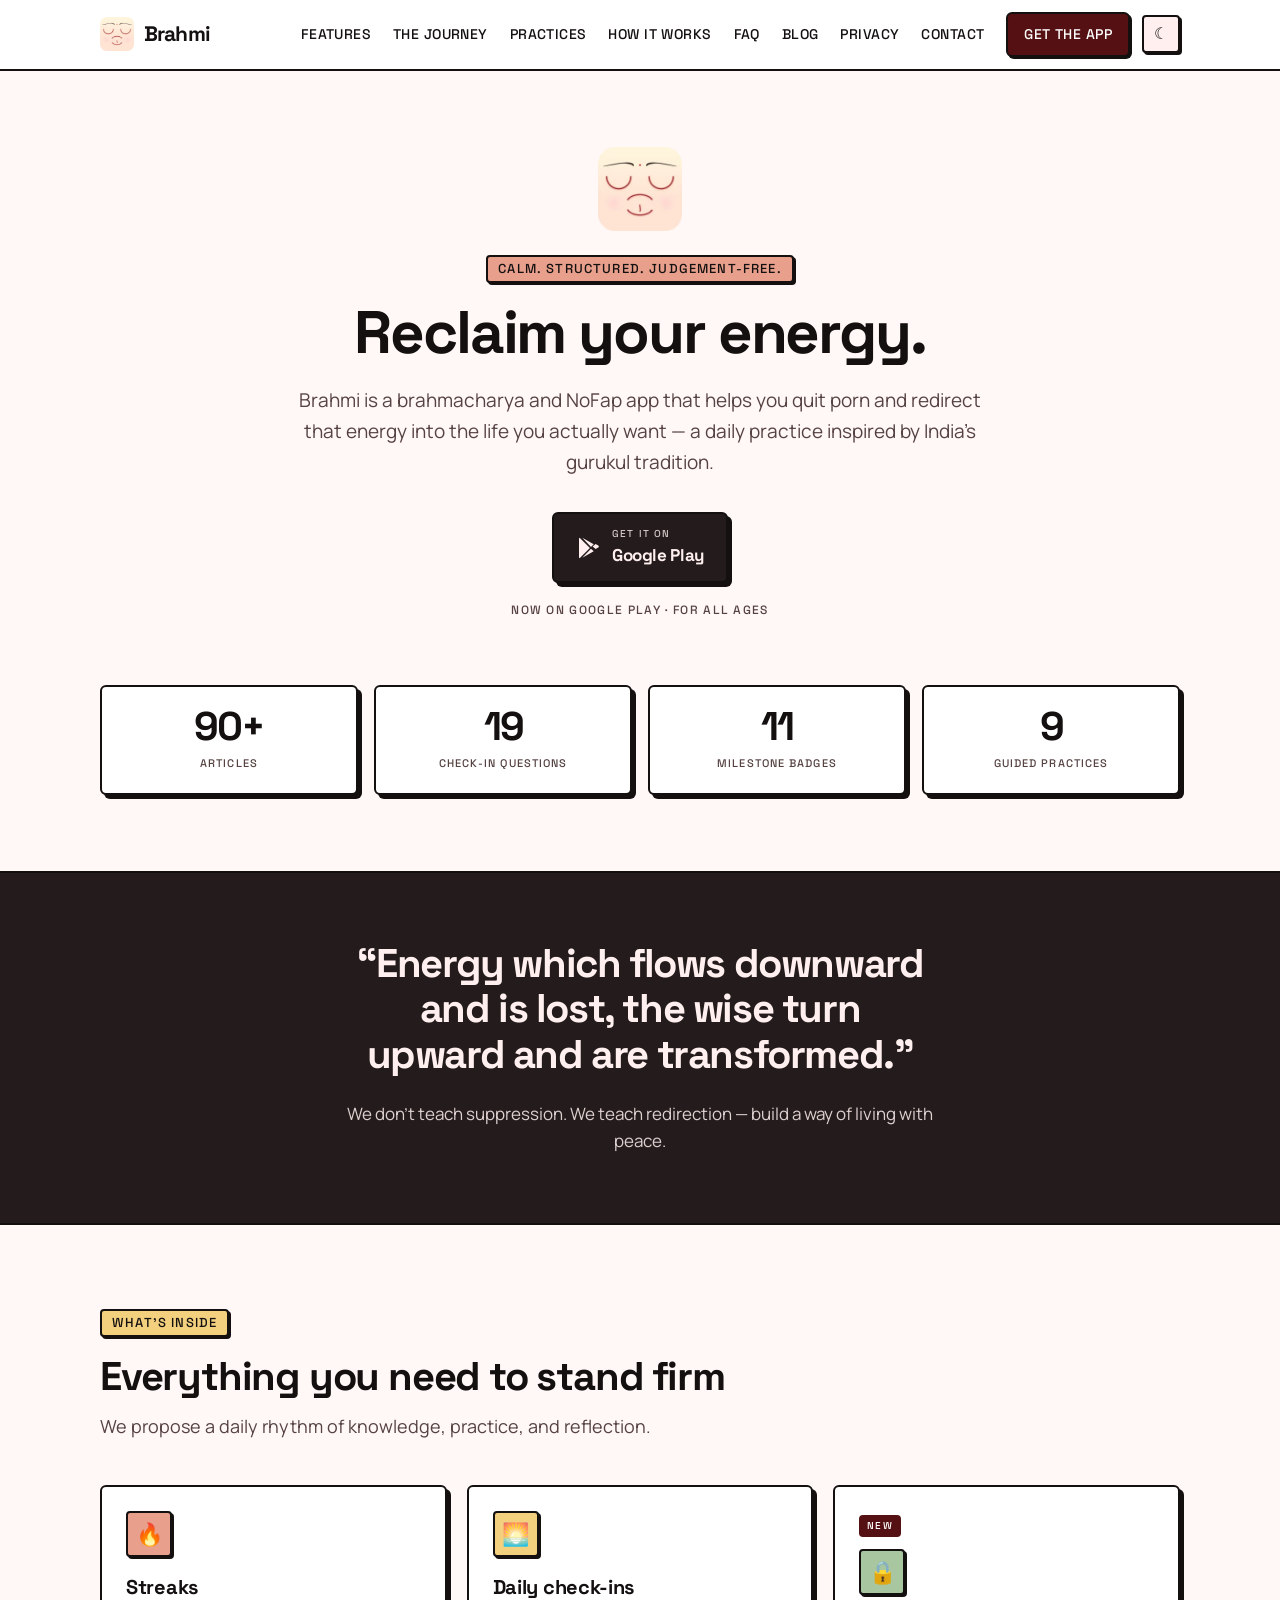
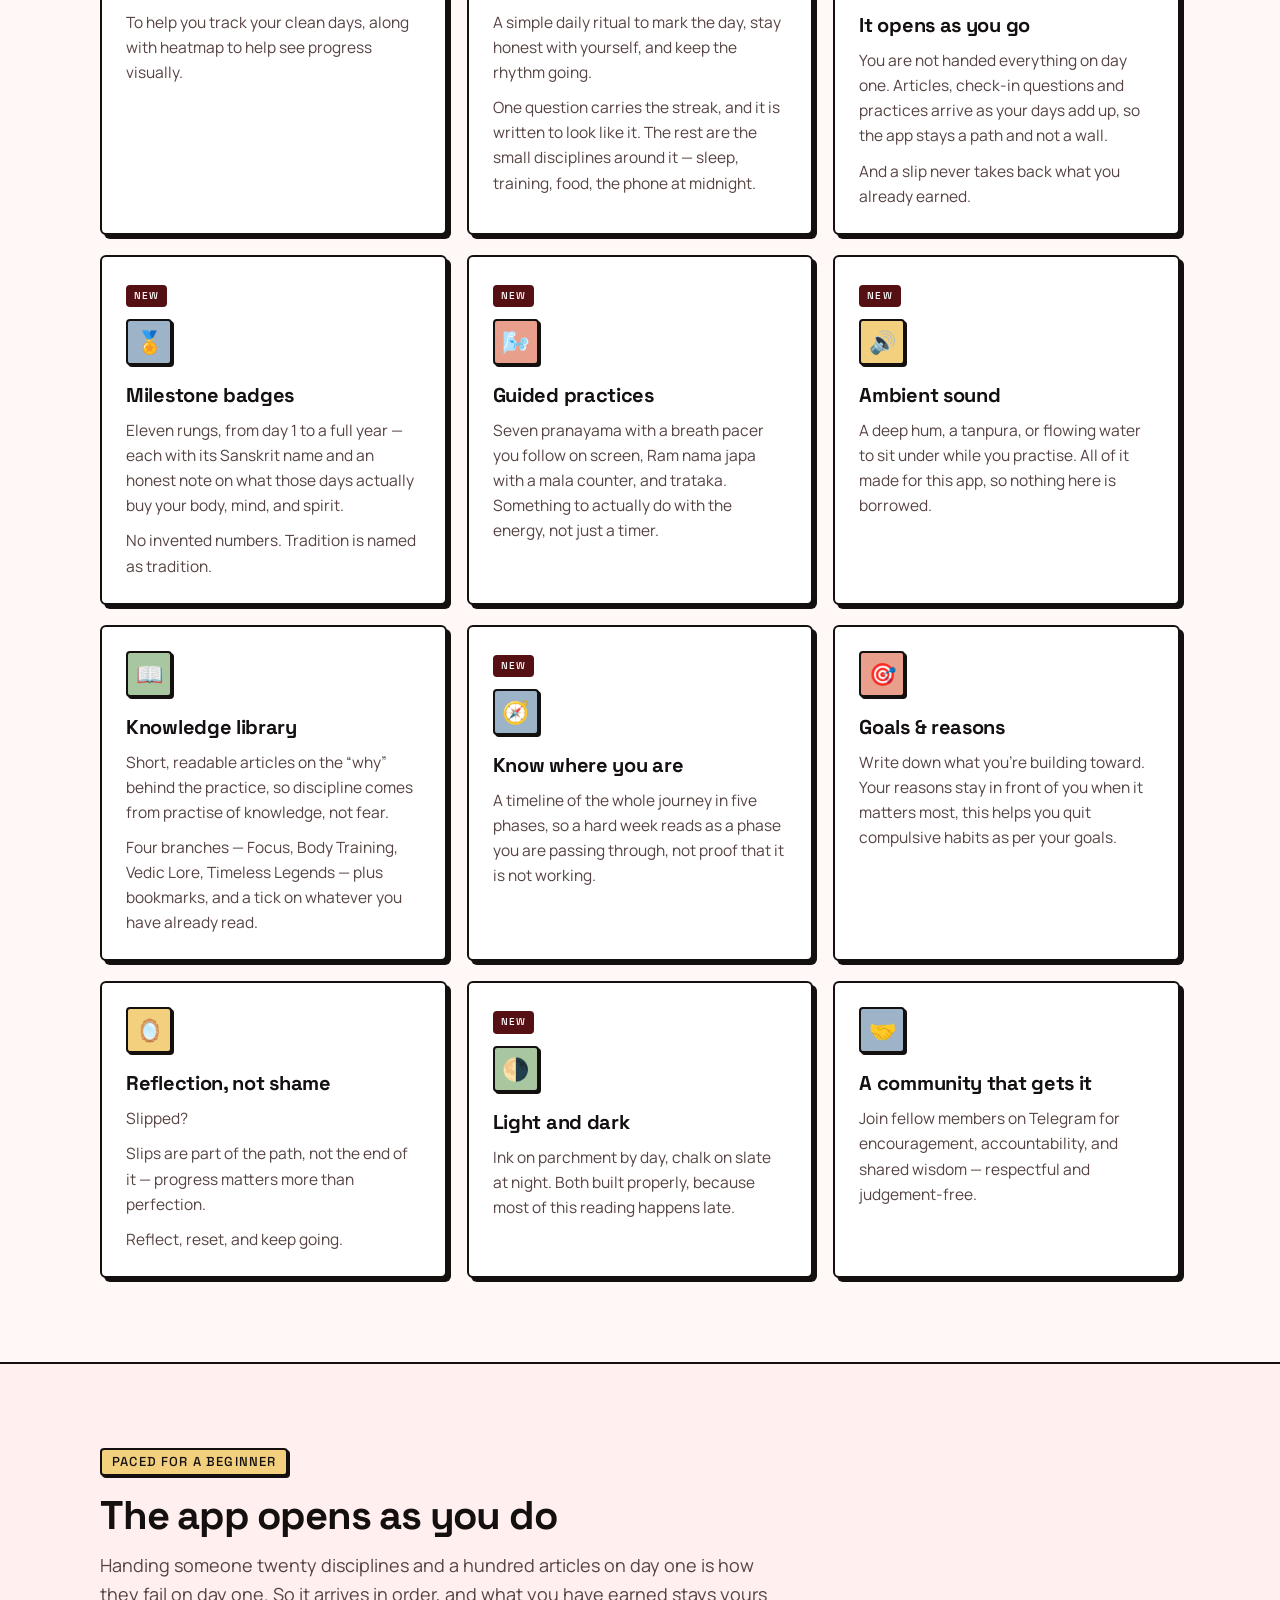
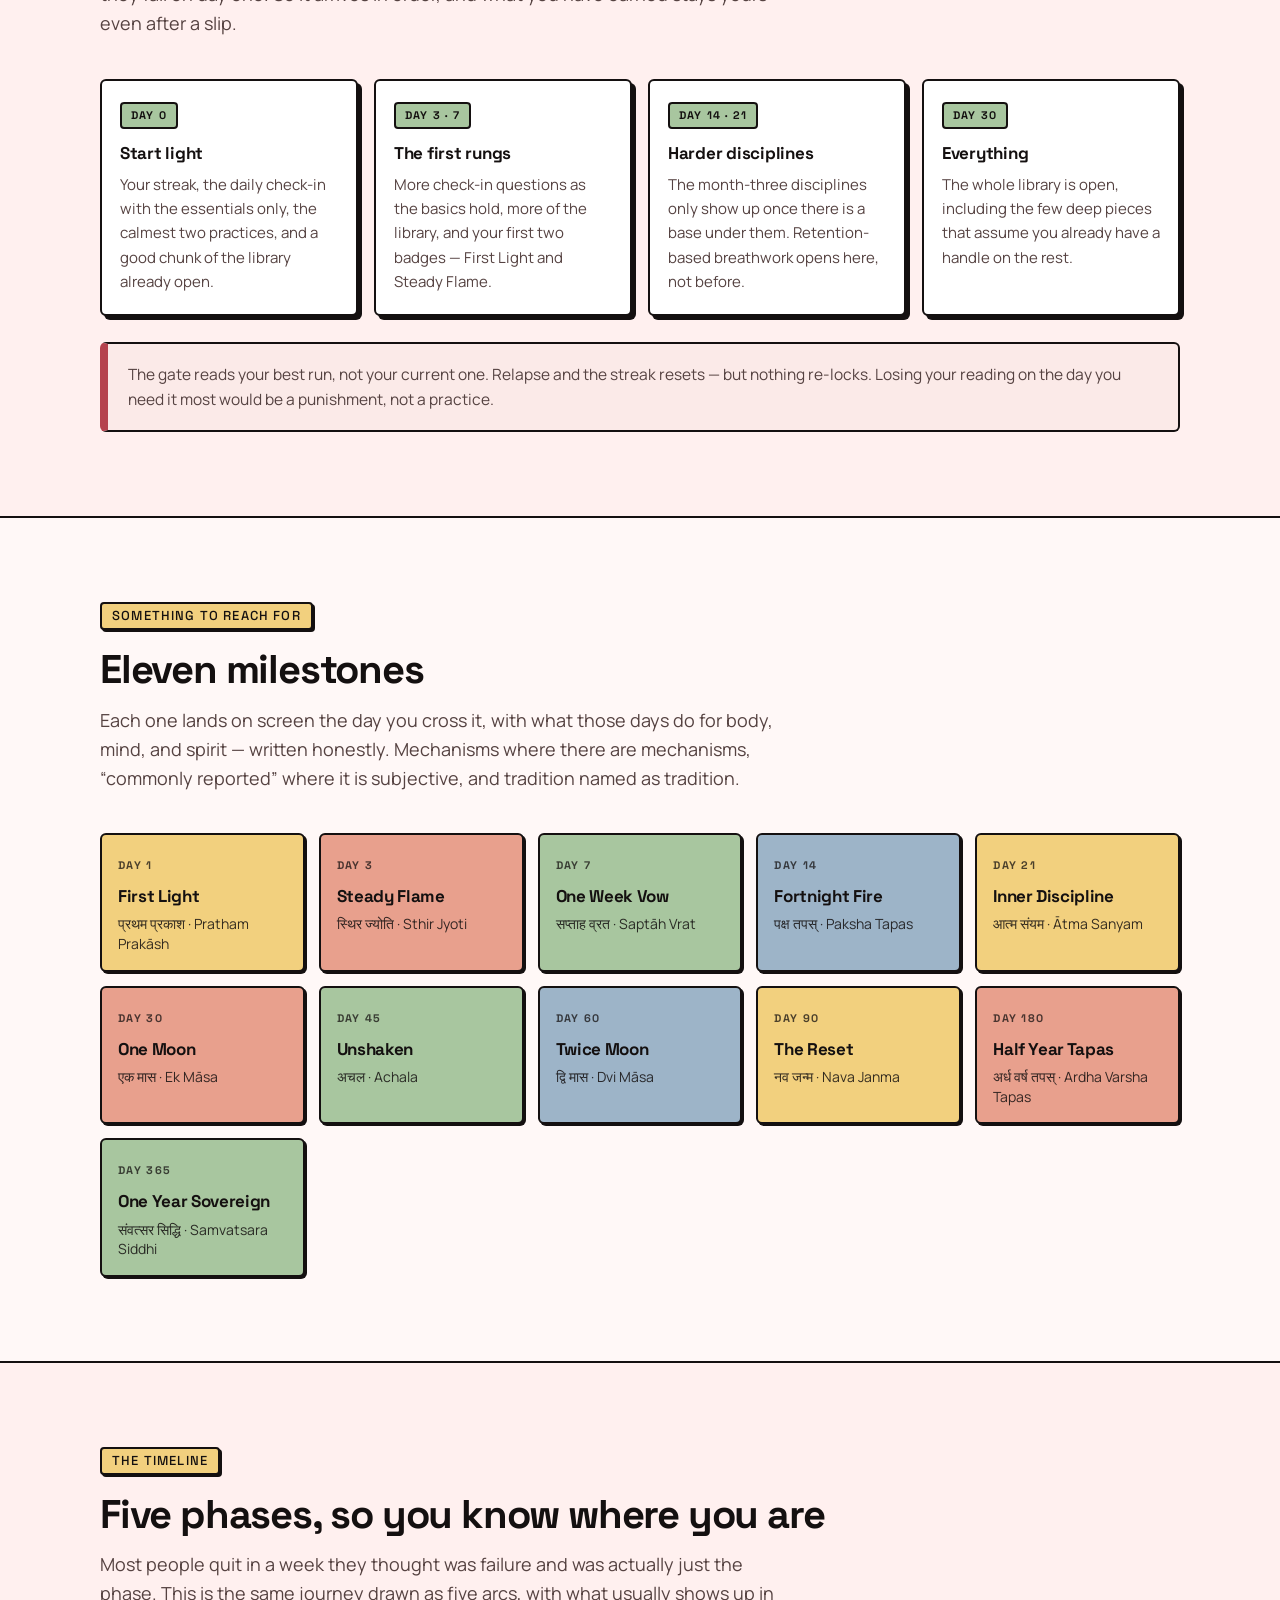
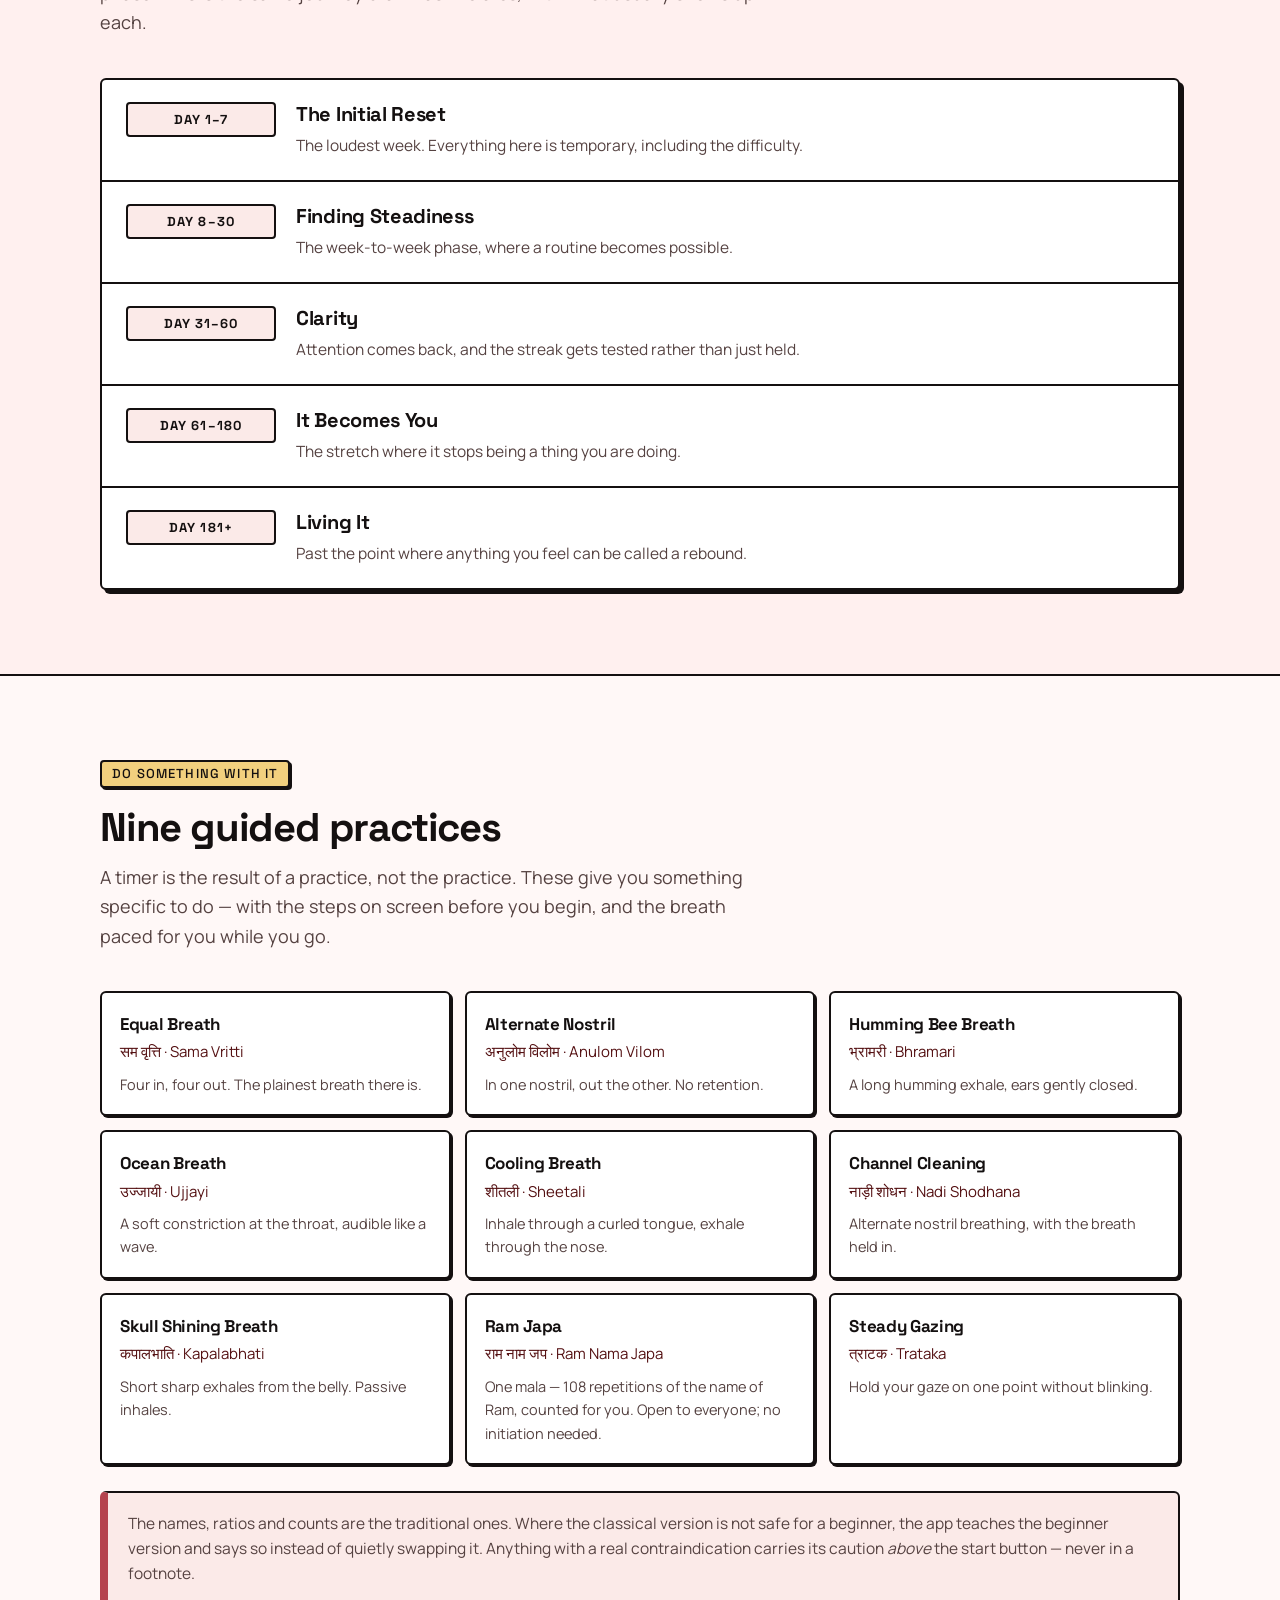
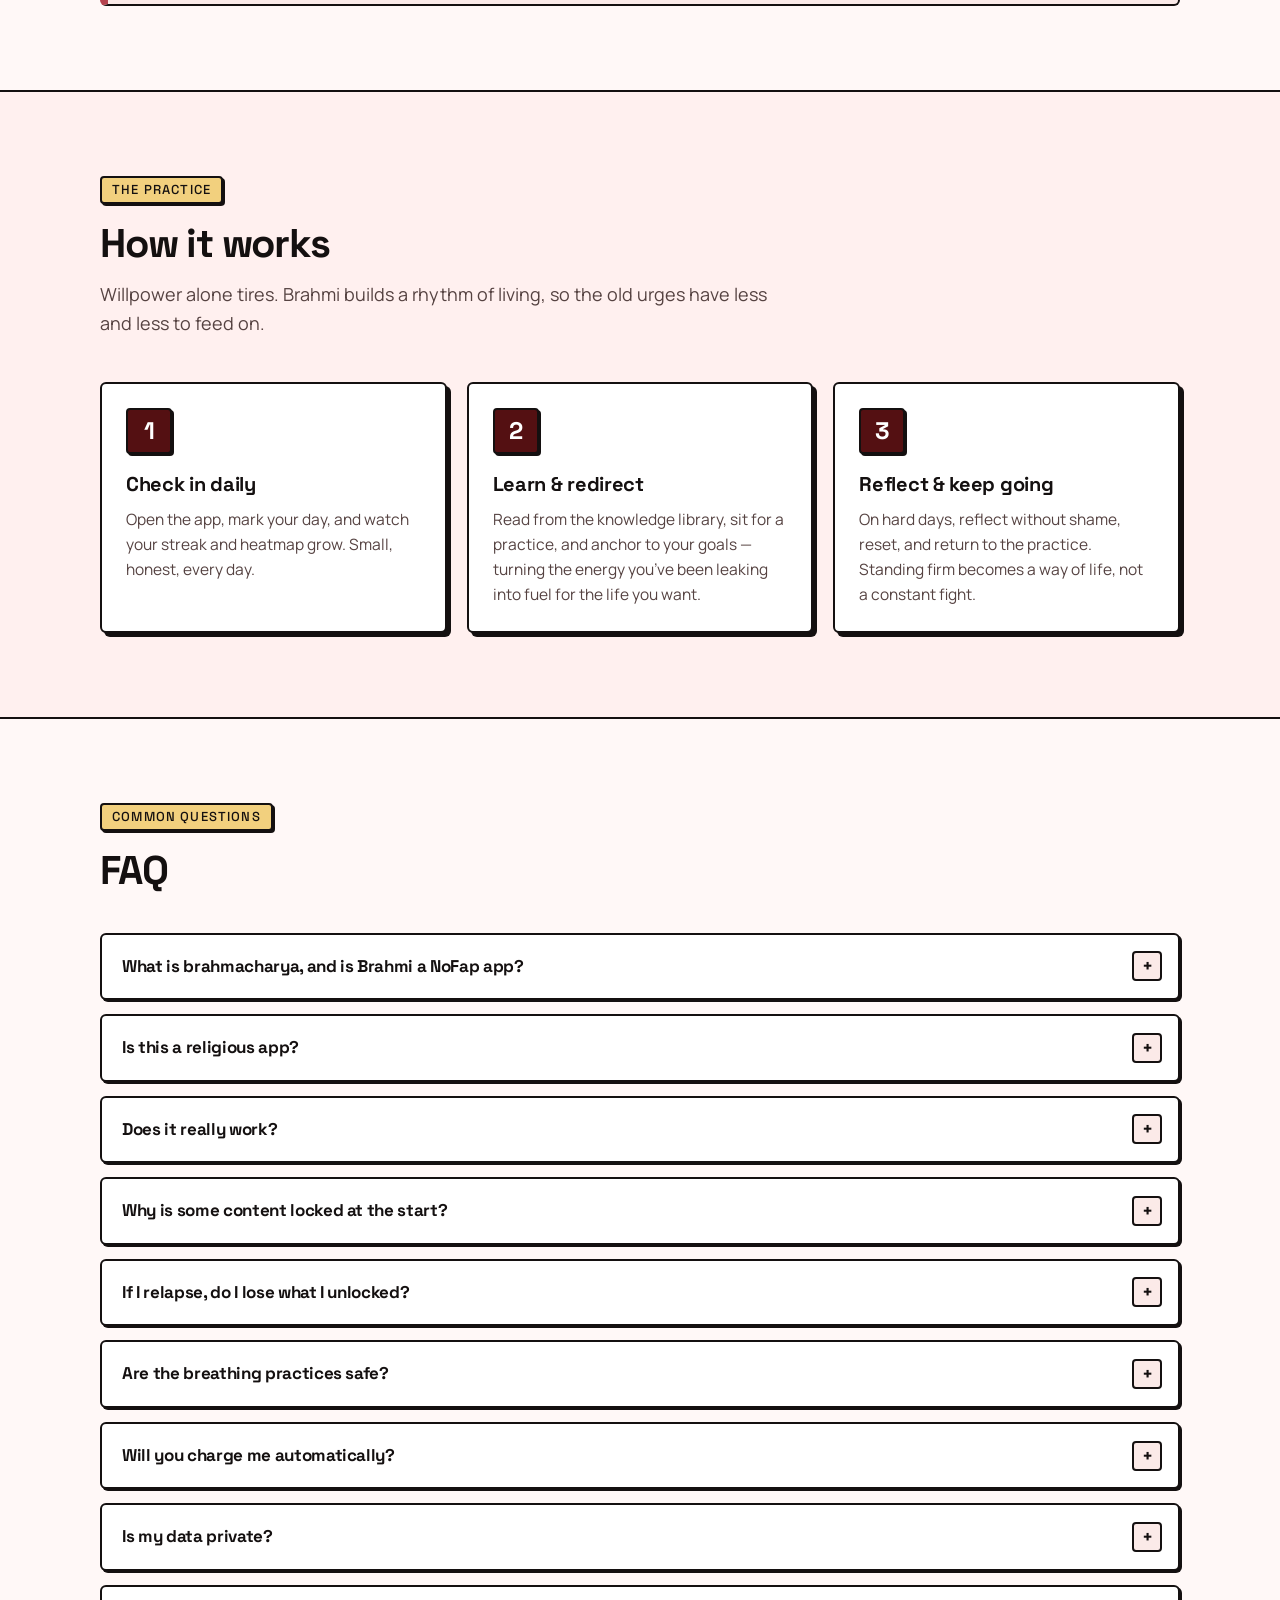
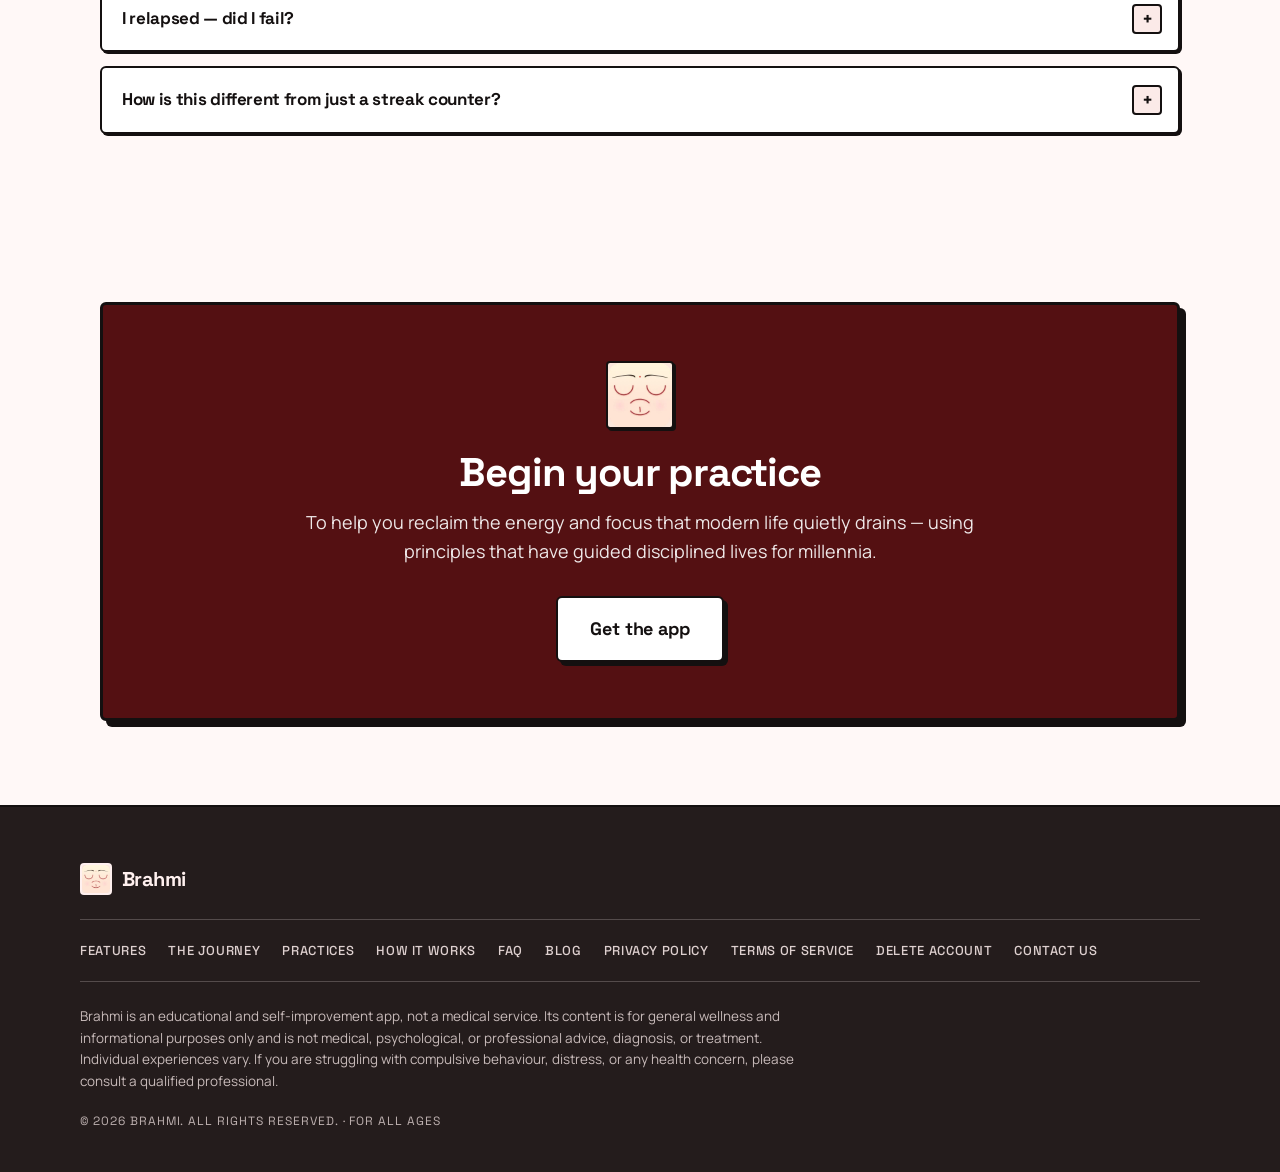
<file: index.html>
<!DOCTYPE html>
<html lang="en">

<head>
  <meta charset="UTF-8" />
  <meta name="viewport" content="width=device-width, initial-scale=1.0" />
  <title>Brahmi — Brahmacharya &amp; NoFap App to Quit Porn</title>
  <link rel="canonical" href="https://brahmi.site/" />
  <meta property="og:title" content="Brahmi — the brahmacharya &amp; NoFap app to quit porn" />
  <meta property="og:description"
    content="An honest NoFap streak tracker, daily check-ins, guided pranayama and 90+ articles on brahmacharya — a calm way to quit porn, rooted in India's gurukul tradition." />
  <meta property="og:url" content="https://brahmi.site/" />
  <meta property="og:type" content="website" />
  <meta property="og:image" content="https://brahmi.site/assets/logo.webp" />
  <meta name="description"
    content="Brahmi is a brahmacharya and NoFap app to quit porn: an honest streak tracker, daily check-ins, guided pranayama and 90+ articles rooted in India's gurukul tradition." />
  <meta name="theme-color" content="#FFF8F7" media="(prefers-color-scheme: light)" />
  <meta name="theme-color" content="#141010" media="(prefers-color-scheme: dark)" />
  <link rel="icon" type="image/png" href="assets/logo.webp" />
  <link rel="preconnect" href="https://fonts.googleapis.com" />
  <link rel="preconnect" href="https://fonts.gstatic.com" crossorigin />
  <link rel="preload" as="style"
    href="https://fonts.googleapis.com/css2?family=Manrope:wght@500;700&family=Space+Grotesk:wght@700&display=swap" />
  <link href="https://fonts.googleapis.com/css2?family=Manrope:wght@500;700&family=Space+Grotesk:wght@700&display=swap"
    rel="stylesheet" media="print" onload="this.media='all'" />
  <noscript>
    <link
      href="https://fonts.googleapis.com/css2?family=Manrope:wght@500;700&family=Space+Grotesk:wght@700&display=swap"
      rel="stylesheet" />
  </noscript>
  <link rel="stylesheet" href="style.css" />
  <!-- Apply the saved theme before first paint, so a dark-mode visitor never
       gets a white flash. The toggle itself is injected by script.js. -->
  <script>try { var t = localStorage.getItem('brahmi-theme'); if (t) document.documentElement.setAttribute('data-theme', t); } catch (e) { }</script>
  <script type="application/ld+json">
  {
    "@context": "https://schema.org",
    "@graph": [
      {
        "@type": "Organization",
        "@id": "https://brahmi.site/#org",
        "name": "Codenta Studio",
        "url": "https://brahmi.site/",
        "logo": "https://brahmi.site/assets/logo.webp",
        "email": "codentas@gmail.com"
      },
      {
        "@type": "WebSite",
        "@id": "https://brahmi.site/#website",
        "name": "Brahmi",
        "url": "https://brahmi.site/",
        "publisher": { "@id": "https://brahmi.site/#org" }
      },
      {
        "@type": "MobileApplication",
        "@id": "https://brahmi.site/#app",
        "name": "Brahmi",
        "description": "A brahmacharya and NoFap app to quit porn: an honest streak tracker, daily check-ins, guided pranayama and a knowledge library rooted in India's gurukul tradition.",
        "operatingSystem": "Android",
        "applicationCategory": "HealthApplication",
        "url": "https://brahmi.site/",
        "installUrl": "https://play.google.com/store/apps/details?id=com.brahmi.app",
        "image": "https://brahmi.site/assets/logo.webp",
        "publisher": { "@id": "https://brahmi.site/#org" }
      }
    ]
  }
  </script>
</head>

<body>

  <!-- ── Navbar ─────────────────────────────────────────── -->
  <header class="navbar">
    <nav class="nav-inner">
      <a class="brand" href="#top">
        <img src="assets/logo-192.webp" alt="Brahmi app icon" class="brand-icon" />
        <span class="brand-name">Brahmi</span>
      </a>
      <button class="nav-toggle" aria-label="Open menu" aria-expanded="false" aria-controls="nav-menu">
        <span></span><span></span><span></span>
      </button>
      <div class="nav-menu" id="nav-menu">
        <a href="#features">Features</a>
        <a href="#journey">The journey</a>
        <a href="#practices">Practices</a>
        <a href="#how-it-works">How it works</a>
        <a href="#faq">FAQ</a>
        <a href="/blog/">Blog</a>
        <a href="./privacy.html">Privacy</a>
        <a href="mailto:codentas@gmail.com">Contact</a>
        <a href="#get" class="btn btn-primary nav-cta">Get the app</a>
      </div>
    </nav>
  </header>

  <main id="top">

    <!-- ── Hero ─────────────────────────────────────────── -->
    <section class="hero" id="get">
      <img src="assets/logo-192.webp" alt="Brahmi" class="hero-icon" width="96" height="96" fetchpriority="high" />
      <p class="eyebrow">Calm. Structured. Judgement-free.</p>
      <h1>Reclaim your energy.</h1>
      <p class="hero-sub">
        Brahmi is a brahmacharya and NoFap app that helps you quit porn and redirect
        that energy into the life you actually want — a daily practice inspired by India&rsquo;s gurukul
        tradition.
      </p>
      <div class="store-badges">
        <!-- <a href="#" class="store-badge" aria-label="Download on the App Store">
          <svg viewBox="0 0 24 24" width="26" height="26" fill="currentColor" aria-hidden="true"><path d="M17.05 20.28c-.98.95-2.05.8-3.08.35-1.09-.46-2.09-.48-3.24 0-1.44.62-2.2.44-3.06-.35C2.79 15.25 3.51 7.59 9.05 7.31c1.35.07 2.29.74 3.08.8 1.18-.24 2.31-.93 3.57-.84 1.51.12 2.65.72 3.4 1.8-3.12 1.87-2.38 5.98.48 7.13-.57 1.5-1.31 2.99-2.54 4.09l.01-.01zM12.03 7.25c-.15-2.23 1.66-4.07 3.74-4.25.29 2.58-2.34 4.5-3.74 4.25z"/></svg>
          <span><small>Download on the</small>App Store</span>
        </a> -->
        <a href="https://play.google.com/store/apps/details?id=com.brahmi.app" class="store-badge">
          <svg viewBox="0 0 24 24" width="24" height="24" fill="currentColor" aria-hidden="true">
            <path
              d="M3.61 1.81c-.36.19-.61.57-.61 1.07v18.24c0 .5.25.88.61 1.07l10.29-10.19L3.61 1.81zm11.4 9.09l2.71-2.68-11.4-6.45 8.69 9.13zm4.62 2.1l2.6-1.47c.83-.47.83-1.59 0-2.06l-2.6-1.47-2.99 2.5 2.99 2.5zm-13.31 8.79l11.4-6.45-2.71-2.68-8.69 9.13z" />
          </svg>
          <span><small>Get it on</small>Google Play</span>
        </a>
      </div>
      <p class="hero-note">Now on Google Play &middot; For all ages</p>
    </section>

    <!-- ── What's in the box, in numbers ────────────────── -->
    <section class="stat-strip" aria-label="Brahmi in numbers">
      <div class="stat"><b>90+</b><span>Articles</span></div>
      <div class="stat"><b>19</b><span>Check-in questions</span></div>
      <div class="stat"><b>11</b><span>Milestone badges</span></div>
      <div class="stat"><b>9</b><span>Guided practices</span></div>
    </section>

    <!-- ── Philosophy quote ─────────────────────────────── -->
    <section class="quote-band">
      <blockquote>
        &ldquo;Energy which flows downward and is lost, the wise turn upward and are transformed.&rdquo;
      </blockquote>
      <p class="quote-sub">We don&rsquo;t teach suppression. We teach redirection — build a way of living with peace.
      </p>
    </section>

    <!-- ── Features ─────────────────────────────────────── -->
    <section class="section" id="features">
      <p class="eyebrow">What&rsquo;s inside</p>
      <h2>Everything you need to stand firm</h2>
      <p class="section-sub">We propose a daily rhythm of knowledge, practice, and reflection.</p>
      <div class="cards">
        <div class="card">
          <div class="card-icon">🔥</div>
          <h3>Streaks</h3>
          <p>To help you track your clean days, along with heatmap to help see progress visually.</p>
        </div>
        <div class="card">
          <div class="card-icon">🌅</div>
          <h3>Daily check-ins</h3>
          <p>A simple daily ritual to mark the day, stay honest with yourself, and keep the rhythm going.</p>
          <p>One question carries the streak, and it is written to look like it. The rest are the small disciplines
            around it — sleep, training, food, the phone at midnight.</p>
        </div>
        <div class="card">
          <span class="tag">New</span>
          <div class="card-icon">🔒</div>
          <h3>It opens as you go</h3>
          <p>You are not handed everything on day one. Articles, check-in questions and practices arrive as your days
            add up, so the app stays a path and not a wall.</p>
          <p>And a slip never takes back what you already earned.</p>
        </div>
        <div class="card">
          <span class="tag">New</span>
          <div class="card-icon">🏅</div>
          <h3>Milestone badges</h3>
          <p>Eleven rungs, from day 1 to a full year — each with its Sanskrit name and an honest note on what those days
            actually buy your body, mind, and spirit.</p>
          <p>No invented numbers. Tradition is named as tradition.</p>
        </div>
        <div class="card">
          <span class="tag">New</span>
          <div class="card-icon">🌬️</div>
          <h3>Guided practices</h3>
          <p>Seven pranayama with a breath pacer you follow on screen, Ram nama japa with a mala counter, and trataka.
            Something to actually do with the energy, not just a timer.</p>
        </div>
        <div class="card">
          <span class="tag">New</span>
          <div class="card-icon">🔊</div>
          <h3>Ambient sound</h3>
          <p>A deep hum, a tanpura, or flowing water to sit under while you practise. All of it made for this app, so
            nothing here is borrowed.</p>
        </div>
        <div class="card">
          <div class="card-icon">📖</div>
          <h3>Knowledge library</h3>
          <p>Short, readable articles on the &ldquo;why&rdquo; behind the practice, so discipline comes from practise of
            knowledge, not fear.</p>
          <p>Four branches — Focus, Body Training, Vedic Lore, Timeless Legends — plus bookmarks, and a tick on whatever
            you have already read.</p>
        </div>
        <div class="card">
          <span class="tag">New</span>
          <div class="card-icon">🧭</div>
          <h3>Know where you are</h3>
          <p>A timeline of the whole journey in five phases, so a hard week reads as a phase you are passing through,
            not proof that it is not working.</p>
        </div>
        <div class="card">
          <div class="card-icon">🎯</div>
          <h3>Goals &amp; reasons</h3>
          <p>Write down what you&rsquo;re building toward. Your reasons stay in front of you when it matters most, this
            helps you quit compulsive habits as per your goals.</p>
        </div>
        <div class="card">
          <div class="card-icon">🪞</div>
          <h3>Reflection, not shame</h3>
          <p>Slipped?</p>
          <p>Slips are part of the path, not the end of it — progress matters more than perfection.</p>
          <p>Reflect, reset, and keep going.</p>
        </div>
        <div class="card">
          <span class="tag">New</span>
          <div class="card-icon">🌗</div>
          <h3>Light and dark</h3>
          <p>Ink on parchment by day, chalk on slate at night. Both built properly, because most of this reading happens
            late.</p>
        </div>
        <div class="card">
          <div class="card-icon">🤝</div>
          <h3>A community that gets it</h3>
          <p>Join fellow members on Telegram for encouragement, accountability, and shared wisdom — respectful and
            judgement-free.</p>
        </div>
      </div>
    </section>

    <!-- ── The ladder ───────────────────────────────────── -->
    <section class="section section-alt" id="journey">
      <p class="eyebrow">Paced for a beginner</p>
      <h2>The app opens as you do</h2>
      <p class="section-sub">Handing someone twenty disciplines and a hundred articles on day one is how they fail on
        day one. So it arrives in order, and what you have earned stays yours even after a slip.</p>
      <div class="ladder">
        <div class="rung">
          <span class="rung-day">Day 0</span>
          <h3>Start light</h3>
          <p>Your streak, the daily check-in with the essentials only, the calmest two practices, and a good chunk of
            the library already open.</p>
        </div>
        <div class="rung">
          <span class="rung-day">Day 3 &middot; 7</span>
          <h3>The first rungs</h3>
          <p>More check-in questions as the basics hold, more of the library, and your first two badges — First Light
            and Steady Flame.</p>
        </div>
        <div class="rung">
          <span class="rung-day">Day 14 &middot; 21</span>
          <h3>Harder disciplines</h3>
          <p>The month-three disciplines only show up once there is a base under them. Retention-based breathwork opens
            here, not before.</p>
        </div>
        <div class="rung">
          <span class="rung-day">Day 30</span>
          <h3>Everything</h3>
          <p>The whole library is open, including the few deep pieces that assume you already have a handle on the rest.
          </p>
        </div>
      </div>
      <p class="note-band">
        The gate reads your best run, not your current one. Relapse and the streak resets — but nothing re-locks. Losing
        your reading on the day you need it most would be a punishment, not a practice.
      </p>
    </section>

    <!-- ── Milestones ───────────────────────────────────── -->
    <section class="section" id="milestones">
      <p class="eyebrow">Something to reach for</p>
      <h2>Eleven milestones</h2>
      <p class="section-sub">Each one lands on screen the day you cross it, with what those days do for body, mind, and
        spirit — written honestly. Mechanisms where there are mechanisms, &ldquo;commonly reported&rdquo; where it is
        subjective, and tradition named as tradition.</p>
      <div class="badge-grid">
        <div class="badge-block"><span class="badge-day">Day 1</span><span class="badge-name">First Light</span><span
            class="badge-sans">प्रथम प्रकाश &middot; Pratham Prakāsh</span></div>
        <div class="badge-block"><span class="badge-day">Day 3</span><span class="badge-name">Steady Flame</span><span
            class="badge-sans">स्थिर ज्योति &middot; Sthir Jyoti</span></div>
        <div class="badge-block"><span class="badge-day">Day 7</span><span class="badge-name">One Week Vow</span><span
            class="badge-sans">सप्ताह व्रत &middot; Saptāh Vrat</span></div>
        <div class="badge-block"><span class="badge-day">Day 14</span><span class="badge-name">Fortnight
            Fire</span><span class="badge-sans">पक्ष तपस् &middot; Paksha Tapas</span></div>
        <div class="badge-block"><span class="badge-day">Day 21</span><span class="badge-name">Inner
            Discipline</span><span class="badge-sans">आत्म संयम &middot; Ātma Sanyam</span></div>
        <div class="badge-block"><span class="badge-day">Day 30</span><span class="badge-name">One Moon</span><span
            class="badge-sans">एक मास &middot; Ek Māsa</span></div>
        <div class="badge-block"><span class="badge-day">Day 45</span><span class="badge-name">Unshaken</span><span
            class="badge-sans">अचल &middot; Achala</span></div>
        <div class="badge-block"><span class="badge-day">Day 60</span><span class="badge-name">Twice Moon</span><span
            class="badge-sans">द्वि मास &middot; Dvi Māsa</span></div>
        <div class="badge-block"><span class="badge-day">Day 90</span><span class="badge-name">The Reset</span><span
            class="badge-sans">नव जन्म &middot; Nava Janma</span></div>
        <div class="badge-block"><span class="badge-day">Day 180</span><span class="badge-name">Half Year
            Tapas</span><span class="badge-sans">अर्ध वर्ष तपस् &middot; Ardha Varsha Tapas</span></div>
        <div class="badge-block"><span class="badge-day">Day 365</span><span class="badge-name">One Year
            Sovereign</span><span class="badge-sans">संवत्सर सिद्धि &middot; Samvatsara Siddhi</span></div>
      </div>
    </section>

    <!-- ── Phases ───────────────────────────────────────── -->
    <section class="section section-alt" id="phases">
      <p class="eyebrow">The timeline</p>
      <h2>Five phases, so you know where you are</h2>
      <p class="section-sub">Most people quit in a week they thought was failure and was actually just the phase. This
        is the same journey drawn as five arcs, with what usually shows up in each.</p>
      <ol class="phase-list">
        <li class="phase">
          <span class="phase-range">Day 1&ndash;7</span>
          <div>
            <h3>The Initial Reset</h3>
            <p>The loudest week. Everything here is temporary, including the difficulty.</p>
          </div>
        </li>
        <li class="phase">
          <span class="phase-range">Day 8&ndash;30</span>
          <div>
            <h3>Finding Steadiness</h3>
            <p>The week-to-week phase, where a routine becomes possible.</p>
          </div>
        </li>
        <li class="phase">
          <span class="phase-range">Day 31&ndash;60</span>
          <div>
            <h3>Clarity</h3>
            <p>Attention comes back, and the streak gets tested rather than just held.</p>
          </div>
        </li>
        <li class="phase">
          <span class="phase-range">Day 61&ndash;180</span>
          <div>
            <h3>It Becomes You</h3>
            <p>The stretch where it stops being a thing you are doing.</p>
          </div>
        </li>
        <li class="phase">
          <span class="phase-range">Day 181+</span>
          <div>
            <h3>Living It</h3>
            <p>Past the point where anything you feel can be called a rebound.</p>
          </div>
        </li>
      </ol>
    </section>

    <!-- ── Practices ────────────────────────────────────── -->
    <section class="section" id="practices">
      <p class="eyebrow">Do something with it</p>
      <h2>Nine guided practices</h2>
      <p class="section-sub">A timer is the result of a practice, not the practice. These give you something specific to
        do — with the steps on screen before you begin, and the breath paced for you while you go.</p>
      <ul class="practice-list">
        <li class="practice"><b>Equal Breath</b><span class="deva">सम वृत्ति &middot; Sama Vritti</span>
          <p>Four in, four out. The plainest breath there is.</p>
        </li>
        <li class="practice"><b>Alternate Nostril</b><span class="deva">अनुलोम विलोम &middot; Anulom Vilom</span>
          <p>In one nostril, out the other. No retention.</p>
        </li>
        <li class="practice"><b>Humming Bee Breath</b><span class="deva">भ्रामरी &middot; Bhramari</span>
          <p>A long humming exhale, ears gently closed.</p>
        </li>
        <li class="practice"><b>Ocean Breath</b><span class="deva">उज्जायी &middot; Ujjayi</span>
          <p>A soft constriction at the throat, audible like a wave.</p>
        </li>
        <li class="practice"><b>Cooling Breath</b><span class="deva">शीतली &middot; Sheetali</span>
          <p>Inhale through a curled tongue, exhale through the nose.</p>
        </li>
        <li class="practice"><b>Channel Cleaning</b><span class="deva">नाड़ी शोधन &middot; Nadi Shodhana</span>
          <p>Alternate nostril breathing, with the breath held in.</p>
        </li>
        <li class="practice"><b>Skull Shining Breath</b><span class="deva">कपालभाति &middot; Kapalabhati</span>
          <p>Short sharp exhales from the belly. Passive inhales.</p>
        </li>
        <li class="practice"><b>Ram Japa</b><span class="deva">राम नाम जप &middot; Ram Nama Japa</span>
          <p>One mala — 108 repetitions of the name of Ram, counted for you. Open to everyone; no initiation needed.</p>
        </li>
        <li class="practice"><b>Steady Gazing</b><span class="deva">त्राटक &middot; Trataka</span>
          <p>Hold your gaze on one point without blinking.</p>
        </li>
      </ul>
      <p class="note-band">
        The names, ratios and counts are the traditional ones. Where the classical version is not safe for a beginner,
        the app teaches the beginner version and says so instead of quietly swapping it. Anything with a real
        contraindication carries its caution <em>above</em> the start button — never in a footnote.
      </p>
    </section>

    <!-- ── How it works ─────────────────────────────────── -->
    <section class="section section-alt" id="how-it-works">
      <p class="eyebrow">The practice</p>
      <h2>How it works</h2>
      <p class="section-sub">Willpower alone tires. Brahmi builds a rhythm of living, so the old urges have less and
        less to feed on.</p>
      <ol class="steps">
        <li class="step">
          <span class="step-num">1</span>
          <h3>Check in daily</h3>
          <p>Open the app, mark your day, and watch your streak and heatmap grow. Small, honest, every day.</p>
        </li>
        <li class="step">
          <span class="step-num">2</span>
          <h3>Learn &amp; redirect</h3>
          <p>Read from the knowledge library, sit for a practice, and anchor to your goals — turning the energy
            you&rsquo;ve been leaking into fuel for the life you want.</p>
        </li>
        <li class="step">
          <span class="step-num">3</span>
          <h3>Reflect &amp; keep going</h3>
          <p>On hard days, reflect without shame, reset, and return to the practice. Standing firm becomes a way of
            life, not a constant fight.</p>
        </li>
      </ol>
    </section>

    <!-- ── FAQ ──────────────────────────────────────────── -->
    <section class="section" id="faq">
      <p class="eyebrow">Common questions</p>
      <h2>FAQ</h2>
      <div class="faq-list">
        <details class="faq-item">
          <summary>What is brahmacharya, and is Brahmi a NoFap app?</summary>
          <p>Brahmacharya is the yogic discipline of conserving and directing your energy — one of the five yamas in
            Patanjali&rsquo;s Yoga Sutras. NoFap is the modern take on the same idea: quitting porn and compulsive
            masturbation. Brahmi works for both. It keeps an honest NoFap streak, and adds the daily practice,
            knowledge and rhythm that brahmacharya brings to it.</p>
        </details>
        <details class="faq-item">
          <summary>Is this a religious app?</summary>
          <p>No. Brahmi draws inspiration from India&rsquo;s gurukul traditions, but it&rsquo;s a secular
            self-improvement app open to anyone, of any background or belief.</p>
        </details>
        <details class="faq-item">
          <summary>Does it really work?</summary>
          <p>Brahmi gives you a structured daily practice, knowledge, and tracking to support your goal. Results depend
            on your consistency and circumstances, and experiences vary from person to person. It&rsquo;s a tool to
            support your effort, not a guaranteed cure.</p>
        </details>
        <details class="faq-item">
          <summary>Why is some content locked at the start?</summary>
          <p>Because handing a beginner everything at once is how they fail at once. Articles, check-in questions and
            practices open as your days add up — a good part of the library is there from day one, most of it by the
            second week, and all of it by day thirty.</p>
        </details>
        <details class="faq-item">
          <summary>If I relapse, do I lose what I unlocked?</summary>
          <p>No. Your streak resets, but nothing re-locks. The app remembers your best run, so the reading and the
            practices you had earned stay open — including on the day you need them most.</p>
        </details>
        <details class="faq-item">
          <summary>Are the breathing practices safe?</summary>
          <p>The gentle ones are open from the start; the forceful and retention-based ones only arrive once you have a
            base under them. Every practice with a real contraindication shows its caution before you begin, not after.
            If you have a heart, blood-pressure, eye, or respiratory condition, or you are pregnant, please check with a
            doctor first.</p>
        </details>
        <details class="faq-item">
          <summary>Will you charge me automatically?</summary>
          <p>Any billing terms are shown clearly before you confirm. You&rsquo;re always told what you&rsquo;re signing
            up for, and you can manage or cancel your subscription from your app store account.</p>
        </details>
        <details class="faq-item">
          <summary>Is my data private?</summary>
          <p>Your answers and progress are personal to you. We don&rsquo;t sell your personal data. We do record the
            calendar dates on which you open the app — the date only, never the time of day, how long you stayed, which
            screens you saw, or where you were — and you can see that count yourself on your profile as your active
            days. See our <a href="./privacy.html">Privacy Policy</a> and <a href="./terms.html">Terms</a> for the full
            details.</p>
        </details>
        <details class="faq-item">
          <summary>I relapsed — did I fail?</summary>
          <p>No. Slips are part of the path, not the end of it. Brahmi is designed to help you reflect, reset, and keep
            going. Progress matters more than perfection.</p>
        </details>
        <details class="faq-item">
          <summary>How is this different from just a streak counter?</summary>
          <p>A counter only measures abstinence. Brahmi adds the &ldquo;how&rdquo; — daily practice, knowledge, and
            rhythm — so you&rsquo;re building something, not just holding on.</p>
        </details>
      </div>
    </section>

    <!-- ── Closing CTA ──────────────────────────────────── -->
    <section class="section cta-band">
      <div class="cta-inner">
        <img src="assets/logo-192.webp" alt="Brahmi app icon" class="cta-icon" />
        <h2>Begin your practice</h2>
        <p class="section-sub">To help you reclaim the energy and focus that modern life quietly drains — using
          principles that have guided disciplined lives for millennia.</p>
        <a href="#get" class="btn btn-lg">Get the app</a>
      </div>
    </section>

  </main>

  <!-- ── Footer ─────────────────────────────────────────── -->
  <footer class="footer">
    <div class="footer-inner">
      <div class="footer-brand">
        <img src="assets/logo-192.webp" alt="Brahmi" class="footer-icon" />
        <span>Brahmi</span>
      </div>
      <nav class="footer-links">
        <a href="#features">Features</a>
        <a href="#journey">The journey</a>
        <a href="#practices">Practices</a>
        <a href="#how-it-works">How it works</a>
        <a href="#faq">FAQ</a>
        <a href="/blog/">Blog</a>
        <a href="./privacy.html">Privacy Policy</a>
        <a href="./terms.html">Terms of Service</a>
        <a href="./delete-account.html">Delete account</a>
        <a href="mailto:codentas@gmail.com">Contact us</a>
      </nav>
      <p class="footer-disclaimer">
        Brahmi is an educational and self-improvement app, not a medical service.
        Its content is for general wellness and informational purposes only and is
        not medical, psychological, or professional advice, diagnosis, or treatment.
        Individual experiences vary. If you are struggling with compulsive behaviour,
        distress, or any health concern, please consult a qualified professional.
      </p>
      <p class="footer-copy">&copy; 2026 Brahmi. All rights reserved. &middot; For all ages</p>
    </div>
  </footer>

  <script src="script.js"></script>
</body>

</html>
</file>
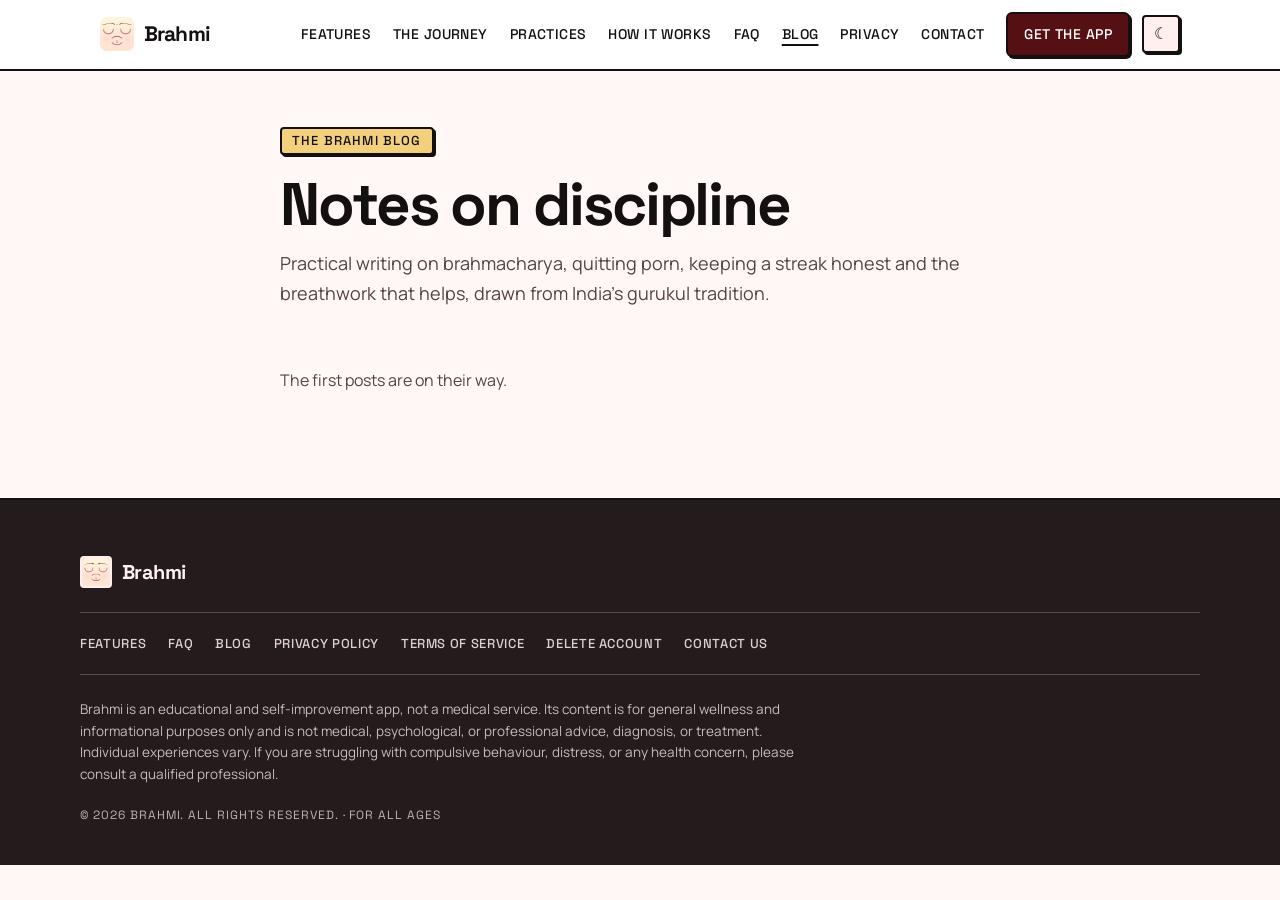
<file: blog/index.html>
<!DOCTYPE html>
<html lang="en">

<head>
  <meta charset="UTF-8" />
  <meta name="viewport" content="width=device-width, initial-scale=1.0" />
  <title>Blog — Brahmacharya, NoFap &amp; Self-Discipline | Brahmi</title>
  <meta name="description"
    content="Practical writing on brahmacharya, quitting porn, building streaks and pranayama, rooted in India's gurukul tradition." />
  <link rel="canonical" href="https://brahmi.site/blog/" />
  <meta property="og:type" content="website" />
  <meta property="og:title" content="The Brahmi blog" />
  <meta property="og:description"
    content="Practical writing on brahmacharya, quitting porn, building streaks and pranayama." />
  <meta property="og:url" content="https://brahmi.site/blog/" />
  <meta property="og:image" content="https://brahmi.site/assets/logo.webp" />
  <link rel="icon" type="image/png" href="/assets/logo.webp" />
  <link rel="preconnect" href="https://fonts.googleapis.com" />
  <link rel="preconnect" href="https://fonts.gstatic.com" crossorigin />
  <link
    href="https://fonts.googleapis.com/css2?family=Manrope:wght@500;700&family=Space+Grotesk:wght@700&display=swap"
    rel="stylesheet" />
  <meta name="theme-color" content="#FFF8F7" media="(prefers-color-scheme: light)" />
  <meta name="theme-color" content="#141010" media="(prefers-color-scheme: dark)" />
  <link rel="stylesheet" href="/style.css" />
  <!-- Apply the saved theme before first paint. Toggle lives in script.js. -->
  <script>try { var t = localStorage.getItem('brahmi-theme'); if (t) document.documentElement.setAttribute('data-theme', t); } catch (e) { }</script>
  <!-- blog:schema (generated by blog.py) -->
  <script type="application/ld+json">
{
  "@context": "https://schema.org",
  "@type": "Blog",
  "@id": "https://brahmi.site/blog/#blog",
  "name": "Brahmi Blog",
  "url": "https://brahmi.site/blog/",
  "publisher": {
    "@type": "Organization",
    "name": "Brahmi",
    "url": "https://brahmi.site/"
  },
  "blogPost": []
}
  </script>
  <!-- /blog:schema -->
</head>

<body>

  <!-- ── Navbar ─────────────────────────────────────────── -->
  <header class="navbar">
    <nav class="nav-inner">
      <a class="brand" href="/">
        <img src="/assets/logo-192.webp" alt="Brahmi app icon" class="brand-icon" />
        <span class="brand-name">Brahmi</span>
      </a>
      <button class="nav-toggle" aria-label="Open menu" aria-expanded="false" aria-controls="nav-menu">
        <span></span><span></span><span></span>
      </button>
      <div class="nav-menu" id="nav-menu">
        <a href="/#features">Features</a>
        <a href="/#journey">The journey</a>
        <a href="/#practices">Practices</a>
        <a href="/#how-it-works">How it works</a>
        <a href="/#faq">FAQ</a>
        <a href="/blog/" aria-current="page">Blog</a>
        <a href="/privacy.html">Privacy</a>
        <a href="mailto:codentas@gmail.com">Contact</a>
        <a href="/#get" class="btn btn-primary nav-cta">Get the app</a>
      </div>
    </nav>
  </header>

  <main class="post-main">
    <p class="eyebrow">THE BRAHMI BLOG</p>
    <h1>Notes on discipline</h1>
    <p class="blog-intro">Practical writing on brahmacharya, quitting porn, keeping a streak honest and the
      breathwork that helps, drawn from India&rsquo;s gurukul tradition.</p>

    <ul class="post-list">
      <!-- blog:list (generated by blog.py; do not edit by hand) -->
      <li class="post-empty">The first posts are on their way.</li>
      <!-- /blog:list -->
    </ul>
  </main>

  <!-- ── Footer ─────────────────────────────────────────── -->
  <footer class="footer">
    <div class="footer-inner">
      <div class="footer-brand">
        <img src="/assets/logo-192.webp" alt="Brahmi" class="footer-icon" />
        <span>Brahmi</span>
      </div>
      <nav class="footer-links">
        <a href="/#features">Features</a>
        <a href="/#faq">FAQ</a>
        <a href="/blog/">Blog</a>
        <a href="/privacy.html">Privacy Policy</a>
        <a href="/terms.html">Terms of Service</a>
        <a href="/delete-account.html">Delete account</a>
        <a href="mailto:codentas@gmail.com">Contact us</a>
      </nav>
      <p class="footer-disclaimer">
        Brahmi is an educational and self-improvement app, not a medical service.
        Its content is for general wellness and informational purposes only and is
        not medical, psychological, or professional advice, diagnosis, or treatment.
        Individual experiences vary. If you are struggling with compulsive behaviour,
        distress, or any health concern, please consult a qualified professional.
      </p>
      <p class="footer-copy">&copy; 2026 Brahmi. All rights reserved. &middot; For all ages</p>
    </div>
  </footer>

  <script src="/script.js"></script>
</body>

</html>
</file>
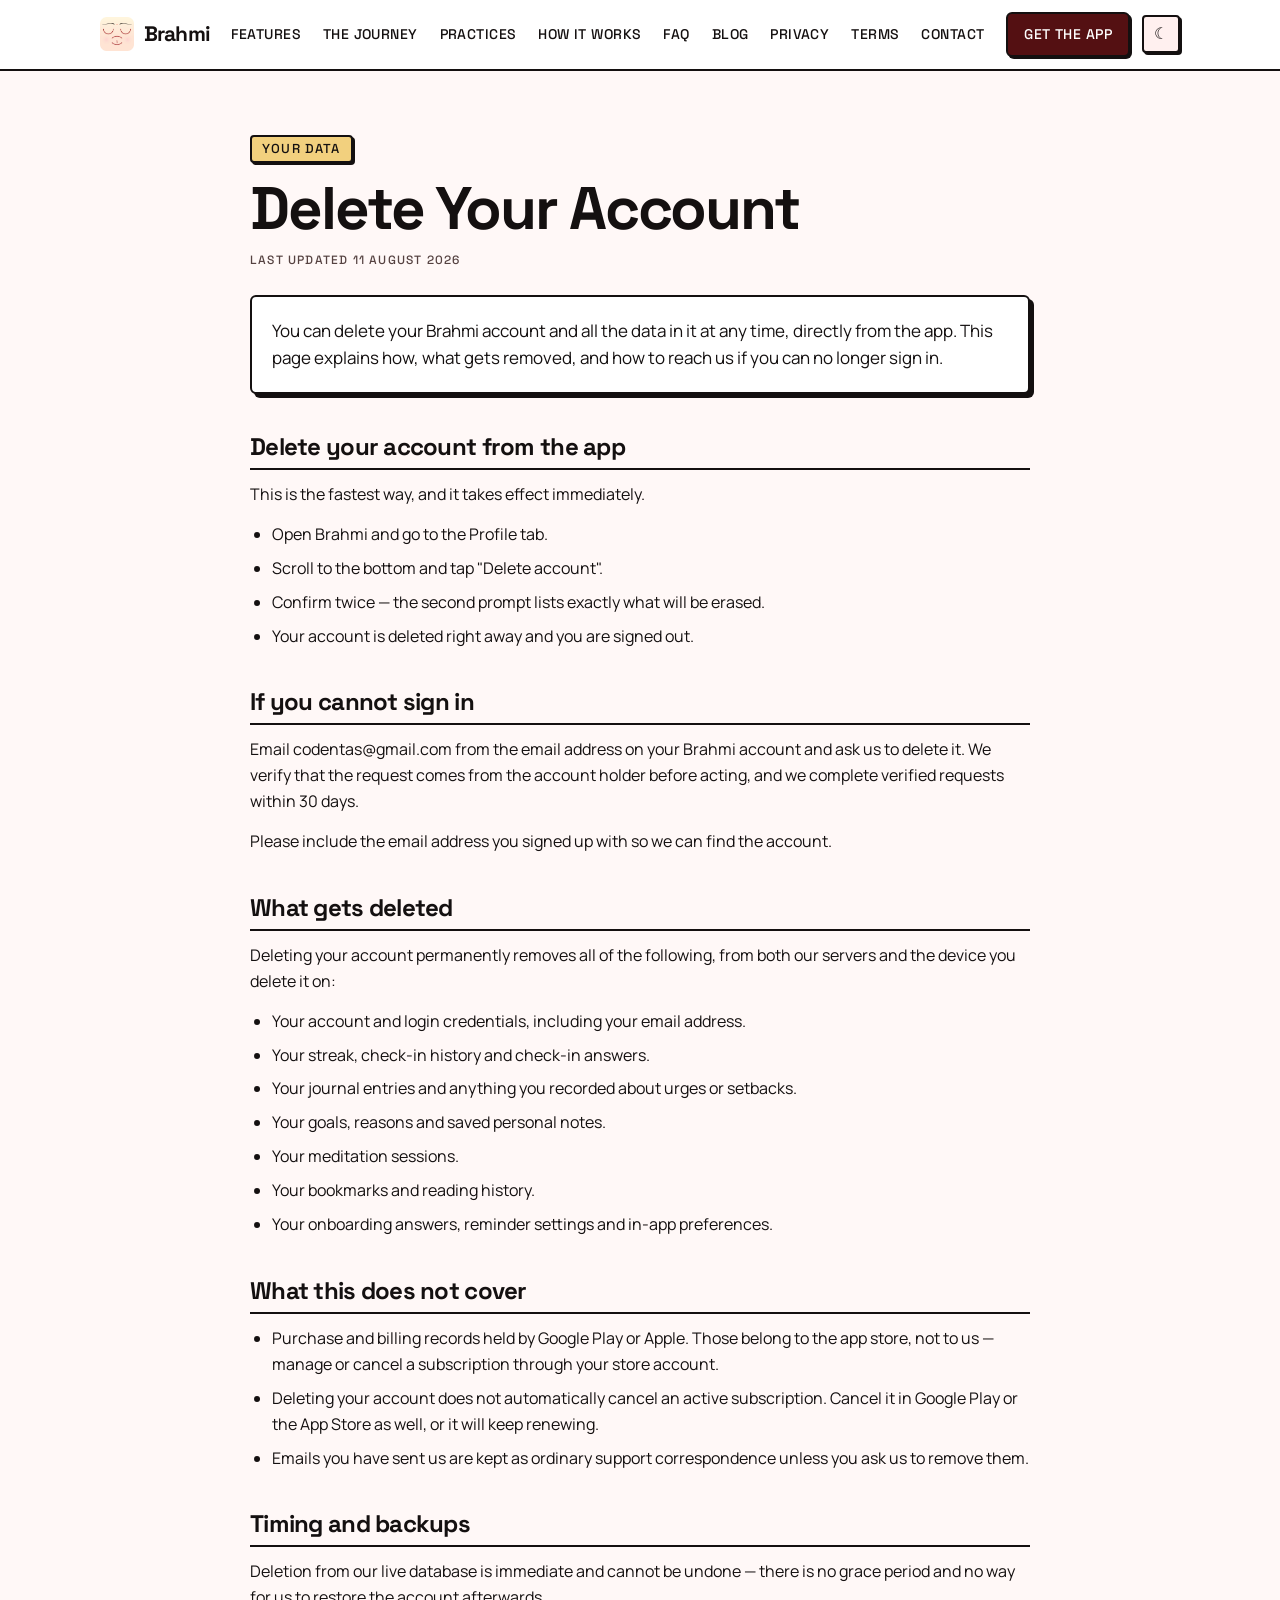
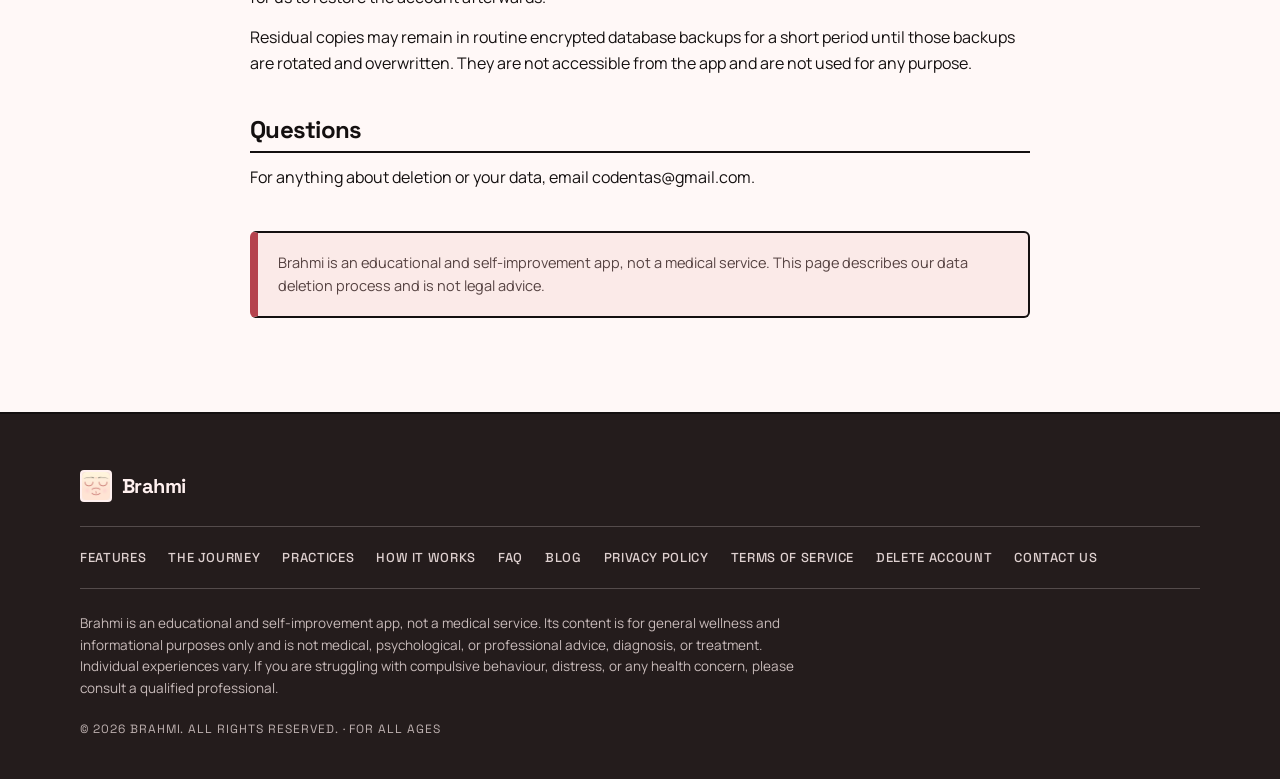
<file: delete-account.html>
<!DOCTYPE html>
<html lang="en">

<head>
  <meta charset="UTF-8" />
  <meta name="viewport" content="width=device-width, initial-scale=1.0" />
  <title>Delete Your Account — Brahmi</title>
  <meta name="description"
    content="How to permanently delete your Brahmi account and all associated data, and what gets removed." />
  <link rel="canonical" href="https://brahmi.site/delete-account.html" />
  <link rel="icon" type="image/png" href="assets/logo.webp" />
  <link rel="preconnect" href="https://fonts.googleapis.com" />
  <link rel="preconnect" href="https://fonts.gstatic.com" crossorigin />
  <link
    href="https://fonts.googleapis.com/css2?family=Manrope:wght@500;700&family=Space+Grotesk:wght@700&display=swap"
    rel="stylesheet" />
  <meta name="theme-color" content="#FFF8F7" media="(prefers-color-scheme: light)" />
  <meta name="theme-color" content="#141010" media="(prefers-color-scheme: dark)" />
  <link rel="stylesheet" href="style.css" />
  <!-- Apply the saved theme before first paint. Toggle lives in script.js. -->
  <script>try { var t = localStorage.getItem('brahmi-theme'); if (t) document.documentElement.setAttribute('data-theme', t); } catch (e) { }</script>
</head>

<body>

  <!-- ── Navbar ─────────────────────────────────────────── -->
  <header class="navbar">
    <nav class="nav-inner">
      <a class="brand" href="index.html">
        <img src="assets/logo.webp" alt="Brahmi app icon" class="brand-icon" />
        <span class="brand-name">Brahmi</span>
      </a>
      <button class="nav-toggle" aria-label="Open menu" aria-expanded="false" aria-controls="nav-menu">
        <span></span><span></span><span></span>
      </button>
      <div class="nav-menu" id="nav-menu">
        <a href="index.html#features">Features</a>
        <a href="index.html#journey">The journey</a>
        <a href="index.html#practices">Practices</a>
        <a href="index.html#how-it-works">How it works</a>
        <a href="index.html#faq">FAQ</a>
        <a href="/blog/">Blog</a>
        <a href="./privacy.html">Privacy</a>
        <a href="./terms.html">Terms</a>
        <a href="mailto:codentas@gmail.com">Contact</a>
        <a href="index.html#get" class="btn btn-primary nav-cta">Get the app</a>
      </div>
    </nav>
  </header>

  <main class="legal-main">
    <article class="legal-article" id="legal-article">
      <p class="eyebrow">YOUR DATA</p>
      <h1>Delete Your Account</h1>
      <p class="legal-updated">Last updated 11 August 2026</p>
      <p class="legal-intro">You can delete your Brahmi account and all the data in it at any time, directly from the
        app. This page explains how, what gets removed, and how to reach us if you can no longer sign in.</p>
      <h2>Delete your account from the app</h2>
      <p>This is the fastest way, and it takes effect immediately.</p>
      <ul>
        <li>Open Brahmi and go to the Profile tab.</li>
        <li>Scroll to the bottom and tap "Delete account".</li>
        <li>Confirm twice — the second prompt lists exactly what will be erased.</li>
        <li>Your account is deleted right away and you are signed out.</li>
      </ul>
      <h2>If you cannot sign in</h2>
      <p>Email codentas@gmail.com from the email address on your Brahmi account and ask us to delete it. We verify that
        the request comes from the account holder before acting, and we complete verified requests within 30 days.</p>
      <p>Please include the email address you signed up with so we can find the account.</p>
      <h2>What gets deleted</h2>
      <p>Deleting your account permanently removes all of the following, from both our servers and the device you delete
        it on:</p>
      <ul>
        <li>Your account and login credentials, including your email address.</li>
        <li>Your streak, check-in history and check-in answers.</li>
        <li>Your journal entries and anything you recorded about urges or setbacks.</li>
        <li>Your goals, reasons and saved personal notes.</li>
        <li>Your meditation sessions.</li>
        <li>Your bookmarks and reading history.</li>
        <li>Your onboarding answers, reminder settings and in-app preferences.</li>
      </ul>
      <h2>What this does not cover</h2>
      <ul>
        <li>Purchase and billing records held by Google Play or Apple. Those belong to the app store, not to us — manage
          or cancel a subscription through your store account.</li>
        <li>Deleting your account does not automatically cancel an active subscription. Cancel it in Google Play or the
          App Store as well, or it will keep renewing.</li>
        <li>Emails you have sent us are kept as ordinary support correspondence unless you ask us to remove them.</li>
      </ul>
      <h2>Timing and backups</h2>
      <p>Deletion from our live database is immediate and cannot be undone — there is no grace period and no way for us
        to restore the account afterwards.</p>
      <p>Residual copies may remain in routine encrypted database backups for a short period until those backups are
        rotated and overwritten. They are not accessible from the app and are not used for any purpose.</p>
      <h2>Questions</h2>
      <p>For anything about deletion or your data, email codentas@gmail.com.</p>
      <p class="legal-disclaimer">Brahmi is an educational and self-improvement app, not a medical service. This page
        describes our data deletion process and is not legal advice.</p>
    </article>
  </main>

  <!-- ── Footer ─────────────────────────────────────────── -->
  <footer class="footer">
    <div class="footer-inner">
      <div class="footer-brand">
        <img src="assets/logo.webp" alt="" class="footer-icon" />
        <span>Brahmi</span>
      </div>
      <nav class="footer-links">
        <a href="index.html#features">Features</a>
        <a href="index.html#journey">The journey</a>
        <a href="index.html#practices">Practices</a>
        <a href="index.html#how-it-works">How it works</a>
        <a href="index.html#faq">FAQ</a>
        <a href="/blog/">Blog</a>
        <a href="./privacy.html">Privacy Policy</a>
        <a href="./terms.html">Terms of Service</a>
        <a href="./delete-account.html">Delete account</a>
        <a href="mailto:codentas@gmail.com">Contact us</a>
      </nav>
      <p class="footer-disclaimer">
        Brahmi is an educational and self-improvement app, not a medical service.
        Its content is for general wellness and informational purposes only and is
        not medical, psychological, or professional advice, diagnosis, or treatment.
        Individual experiences vary. If you are struggling with compulsive behaviour,
        distress, or any health concern, please consult a qualified professional.
      </p>
      <p class="footer-copy">&copy; 2026 Brahmi. All rights reserved. &middot; For all ages</p>
    </div>
  </footer>

  <script type="application/json"
    id="legal-data">{"key":"account-deletion","title":"Delete Your Account","eyebrow":"YOUR DATA","last_updated":"Last updated 11 August 2026","intro":"You can delete your Brahmi account and all the data in it at any time, directly from the app. This page explains how, what gets removed, and how to reach us if you can no longer sign in.","blocks":[{"bullets":["Open Brahmi and go to the Profile tab.","Scroll to the bottom and tap \"Delete account\".","Confirm twice — the second prompt lists exactly what will be erased.","Your account is deleted right away and you are signed out."],"heading":"Delete your account from the app","paragraphs":["This is the fastest way, and it takes effect immediately."]},{"heading":"If you cannot sign in","paragraphs":["Email codentas@gmail.com from the email address on your Brahmi account and ask us to delete it. We verify that the request comes from the account holder before acting, and we complete verified requests within 30 days.","Please include the email address you signed up with so we can find the account."]},{"bullets":["Your account and login credentials, including your email address.","Your streak, check-in history and check-in answers.","Your journal entries and anything you recorded about urges or setbacks.","Your goals, reasons and saved personal notes.","Your meditation sessions.","Your bookmarks and reading history.","Your onboarding answers, reminder settings and in-app preferences."],"heading":"What gets deleted","paragraphs":["Deleting your account permanently removes all of the following, from both our servers and the device you delete it on:"]},{"bullets":["Purchase and billing records held by Google Play or Apple. Those belong to the app store, not to us — manage or cancel a subscription through your store account.","Deleting your account does not automatically cancel an active subscription. Cancel it in Google Play or the App Store as well, or it will keep renewing.","Emails you have sent us are kept as ordinary support correspondence unless you ask us to remove them."],"heading":"What this does not cover"},{"heading":"Timing and backups","paragraphs":["Deletion from our live database is immediate and cannot be undone — there is no grace period and no way for us to restore the account afterwards.","Residual copies may remain in routine encrypted database backups for a short period until those backups are rotated and overwritten. They are not accessible from the app and are not used for any purpose."]},{"heading":"Questions","paragraphs":["For anything about deletion or your data, email codentas@gmail.com."]}],"disclaimer":"Brahmi is an educational and self-improvement app, not a medical service. This page describes our data deletion process and is not legal advice."}</script>
  <script src="script.js"></script>
  <script src="legal.js"></script>
</body>

</html>
</file>
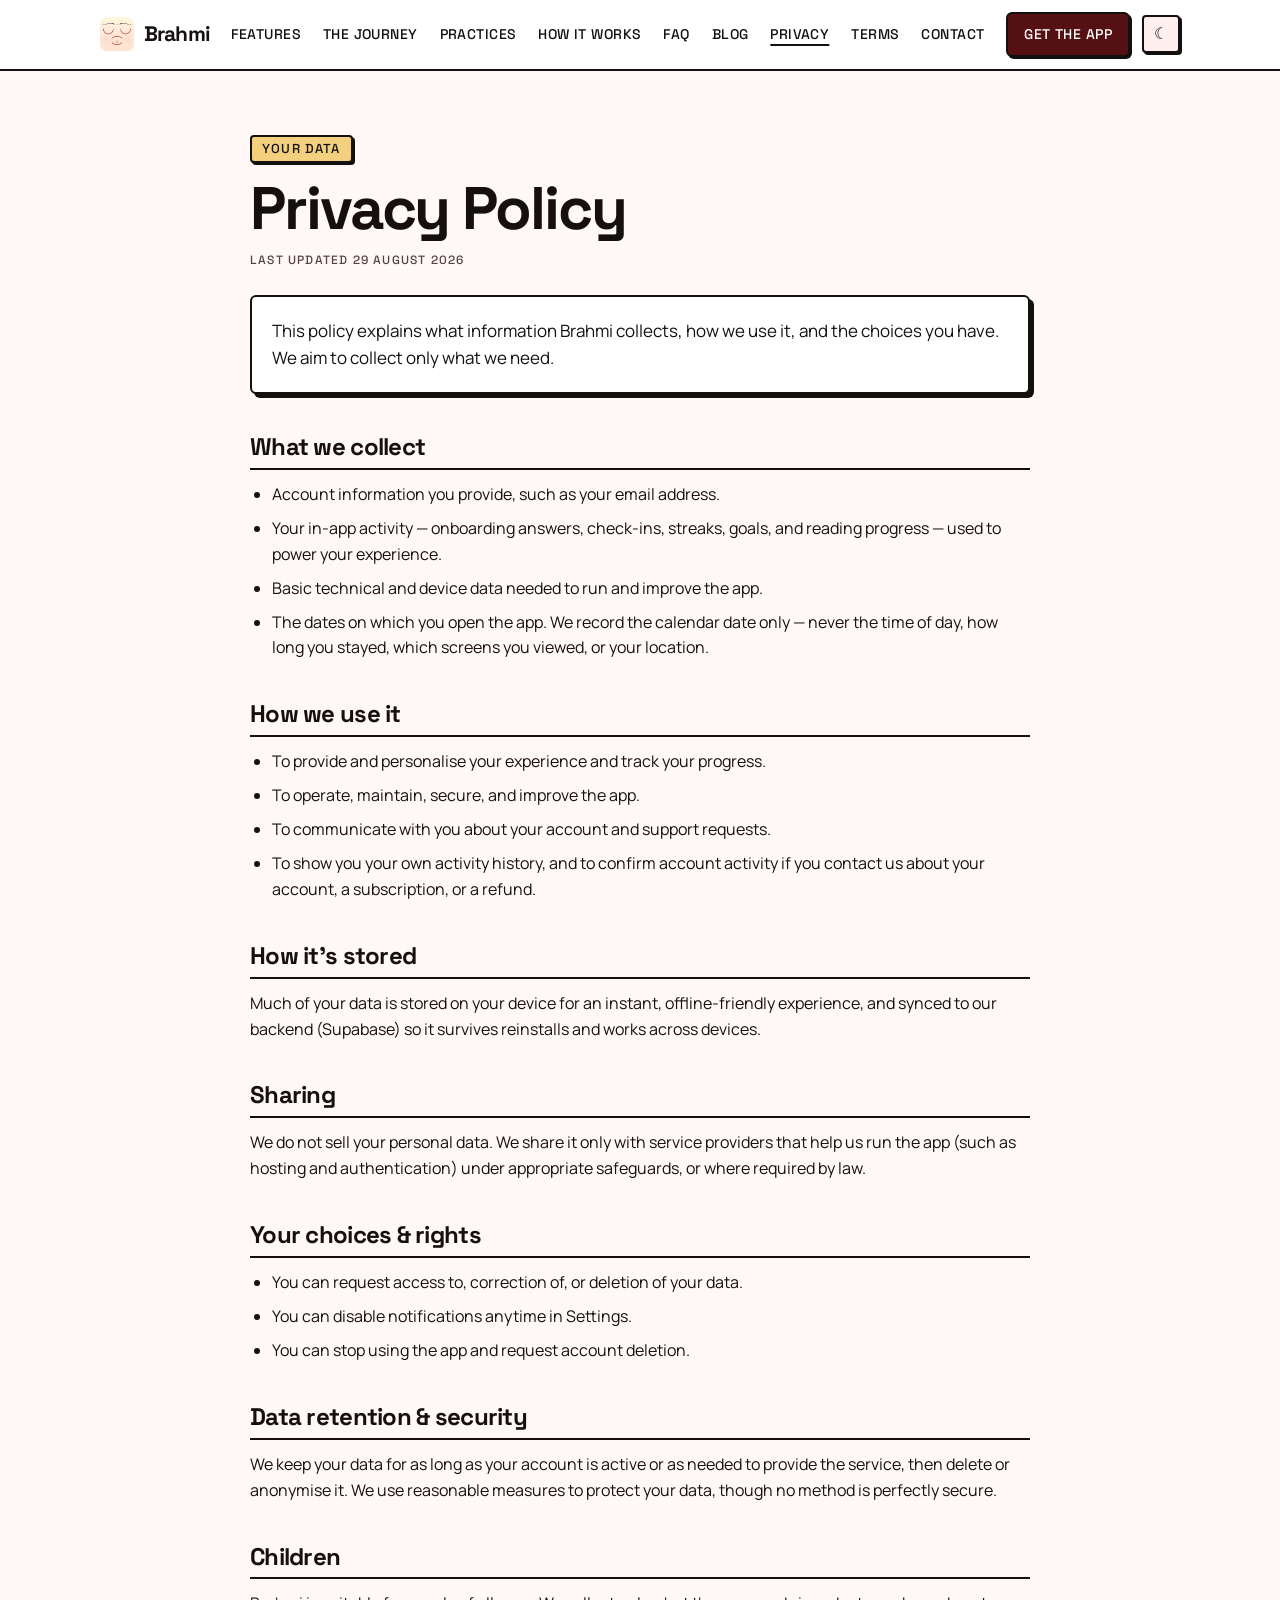
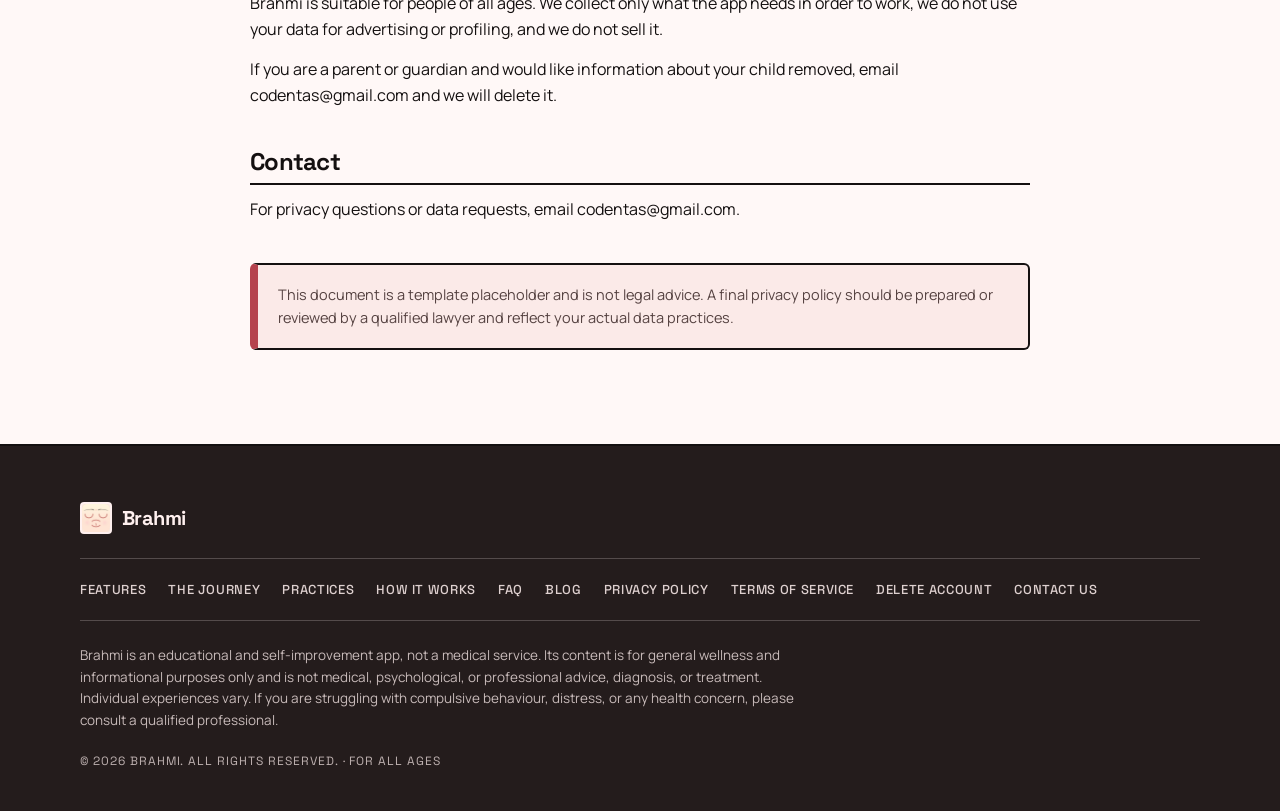
<file: privacy.html>
<!DOCTYPE html>
<html lang="en">

<head>
  <meta charset="UTF-8" />
  <meta name="viewport" content="width=device-width, initial-scale=1.0" />
  <title>Privacy Policy — Brahmi</title>
  <link rel="canonical" href="https://brahmi.site/privacy.html" />
  <meta name="description"
    content="Privacy Policy for the Brahmi app — what we collect, how we use it, and your choices." />
  <link rel="icon" type="image/png" href="assets/logo.webp" />
  <link rel="preconnect" href="https://fonts.googleapis.com" />
  <link rel="preconnect" href="https://fonts.gstatic.com" crossorigin />
  <link
    href="https://fonts.googleapis.com/css2?family=Manrope:wght@500;700&family=Space+Grotesk:wght@700&display=swap"
    rel="stylesheet" />
  <meta name="theme-color" content="#FFF8F7" media="(prefers-color-scheme: light)" />
  <meta name="theme-color" content="#141010" media="(prefers-color-scheme: dark)" />
  <link rel="stylesheet" href="style.css" />
  <!-- Apply the saved theme before first paint. Toggle lives in script.js. -->
  <script>try { var t = localStorage.getItem('brahmi-theme'); if (t) document.documentElement.setAttribute('data-theme', t); } catch (e) { }</script>
</head>

<body>

  <!-- ── Navbar ─────────────────────────────────────────── -->
  <header class="navbar">
    <nav class="nav-inner">
      <a class="brand" href="index.html">
        <img src="assets/logo.webp" alt="Brahmi app icon" class="brand-icon" />
        <span class="brand-name">Brahmi</span>
      </a>
      <button class="nav-toggle" aria-label="Open menu" aria-expanded="false" aria-controls="nav-menu">
        <span></span><span></span><span></span>
      </button>
      <div class="nav-menu" id="nav-menu">
        <a href="index.html#features">Features</a>
        <a href="index.html#journey">The journey</a>
        <a href="index.html#practices">Practices</a>
        <a href="index.html#how-it-works">How it works</a>
        <a href="index.html#faq">FAQ</a>
        <a href="/blog/">Blog</a>
        <a href="./privacy.html" aria-current="page">Privacy</a>
        <a href="./terms.html">Terms</a>
        <a href="mailto:codentas@gmail.com">Contact</a>
        <a href="index.html#get" class="btn btn-primary nav-cta">Get the app</a>
      </div>
    </nav>
  </header>

  <main class="legal-main">
    <article id="legal-article">
      <p class="eyebrow">YOUR DATA</p>
      <h1>Privacy Policy</h1>
      <p class="legal-updated">Last updated 29 August 2026</p>
      <p class="legal-intro">This policy explains what information Brahmi collects, how we use it, and the choices you
        have. We aim to collect only what we need.</p>
      <h2>What we collect</h2>
      <ul>
        <li>Account information you provide, such as your email address.</li>
        <li>Your in-app activity — onboarding answers, check-ins, streaks, goals, and reading progress — used to power
          your experience.</li>
        <li>Basic technical and device data needed to run and improve the app.</li>
        <li>The dates on which you open the app. We record the calendar date only — never the time of day, how long you
          stayed, which screens you viewed, or your location.</li>
      </ul>
      <h2>How we use it</h2>
      <ul>
        <li>To provide and personalise your experience and track your progress.</li>
        <li>To operate, maintain, secure, and improve the app.</li>
        <li>To communicate with you about your account and support requests.</li>
        <li>To show you your own activity history, and to confirm account activity if you contact us about your account,
          a subscription, or a refund.</li>
      </ul>
      <h2>How it’s stored</h2>
      <p>Much of your data is stored on your device for an instant, offline-friendly experience, and synced to our
        backend (Supabase) so it survives reinstalls and works across devices.</p>
      <h2>Sharing</h2>
      <p>We do not sell your personal data. We share it only with service providers that help us run the app (such as
        hosting and authentication) under appropriate safeguards, or where required by law.</p>
      <h2>Your choices &amp; rights</h2>
      <ul>
        <li>You can request access to, correction of, or deletion of your data.</li>
        <li>You can disable notifications anytime in Settings.</li>
        <li>You can stop using the app and request account deletion.</li>
      </ul>
      <h2>Data retention &amp; security</h2>
      <p>We keep your data for as long as your account is active or as needed to provide the service, then delete or
        anonymise it. We use reasonable measures to protect your data, though no method is perfectly secure.</p>
      <h2>Children</h2>
      <p>Brahmi is suitable for people of all ages. We collect only what the app needs in order to work, we do not use
        your data for advertising or profiling, and we do not sell it.</p>
      <p>If you are a parent or guardian and would like information about your child removed, email codentas@gmail.com
        and we will delete it.</p>
      <h2>Contact</h2>
      <p>For privacy questions or data requests, email codentas@gmail.com.</p>
      <p class="legal-disclaimer">This document is a template placeholder and is not legal advice. A final privacy
        policy should be prepared or reviewed by a qualified lawyer and reflect your actual data practices.</p>
    </article>
  </main>

  <!-- ── Footer ─────────────────────────────────────────── -->
  <footer class="footer">
    <div class="footer-inner">
      <div class="footer-brand">
        <img src="assets/logo.webp" alt="Brahmi" class="footer-icon" />
        <span>Brahmi</span>
      </div>
      <nav class="footer-links">
        <a href="index.html#features">Features</a>
        <a href="index.html#journey">The journey</a>
        <a href="index.html#practices">Practices</a>
        <a href="index.html#how-it-works">How it works</a>
        <a href="index.html#faq">FAQ</a>
        <a href="/blog/">Blog</a>
        <a href="./privacy.html">Privacy Policy</a>
        <a href="./terms.html">Terms of Service</a>
        <a href="./delete-account.html">Delete account</a>
        <a href="mailto:codentas@gmail.com">Contact us</a>
      </nav>
      <p class="footer-disclaimer">
        Brahmi is an educational and self-improvement app, not a medical service.
        Its content is for general wellness and informational purposes only and is
        not medical, psychological, or professional advice, diagnosis, or treatment.
        Individual experiences vary. If you are struggling with compulsive behaviour,
        distress, or any health concern, please consult a qualified professional.
      </p>
      <p class="footer-copy">&copy; 2026 Brahmi. All rights reserved. &middot; For all ages</p>
    </div>
  </footer>

  <script id="legal-data" type="application/json">
{
  "key": "privacy",
  "title": "Privacy Policy",
  "eyebrow": "YOUR DATA",
  "last_updated": "Last updated 29 August 2026",
  "intro": "This policy explains what information Brahmi collects, how we use it, and the choices you have. We aim to collect only what we need.",
  "blocks": [
    {
      "bullets": [
        "Account information you provide, such as your email address.",
        "Your in-app activity — onboarding answers, check-ins, streaks, goals, and reading progress — used to power your experience.",
        "Basic technical and device data needed to run and improve the app.",
        "The dates on which you open the app. We record the calendar date only — never the time of day, how long you stayed, which screens you viewed, or your location."
      ],
      "heading": "What we collect"
    },
    {
      "bullets": [
        "To provide and personalise your experience and track your progress.",
        "To operate, maintain, secure, and improve the app.",
        "To communicate with you about your account and support requests.",
        "To show you your own activity history, and to confirm account activity if you contact us about your account, a subscription, or a refund."
      ],
      "heading": "How we use it"
    },
    {
      "heading": "How it’s stored",
      "paragraphs": [
        "Much of your data is stored on your device for an instant, offline-friendly experience, and synced to our backend (Supabase) so it survives reinstalls and works across devices."
      ]
    },
    {
      "heading": "Sharing",
      "paragraphs": [
        "We do not sell your personal data. We share it only with service providers that help us run the app (such as hosting and authentication) under appropriate safeguards, or where required by law."
      ]
    },
    {
      "bullets": [
        "You can request access to, correction of, or deletion of your data.",
        "You can disable notifications anytime in Settings.",
        "You can stop using the app and request account deletion."
      ],
      "heading": "Your choices & rights"
    },
    {
      "heading": "Data retention & security",
      "paragraphs": [
        "We keep your data for as long as your account is active or as needed to provide the service, then delete or anonymise it. We use reasonable measures to protect your data, though no method is perfectly secure."
      ]
    },
    {
      "heading": "Children",
      "paragraphs": [
        "Brahmi is suitable for people of all ages. We collect only what the app needs in order to work, we do not use your data for advertising or profiling, and we do not sell it.",
        "If you are a parent or guardian and would like information about your child removed, email codentas@gmail.com and we will delete it."
      ]
    },
    {
      "heading": "Contact",
      "paragraphs": [
        "For privacy questions or data requests, email codentas@gmail.com."
      ]
    }
  ],
  "disclaimer": "This document is a template placeholder and is not legal advice. A final privacy policy should be prepared or reviewed by a qualified lawyer and reflect your actual data practices."
}
    </script>
  <script src="script.js"></script>
  <script src="legal.js"></script>
</body>

</html>
</file>
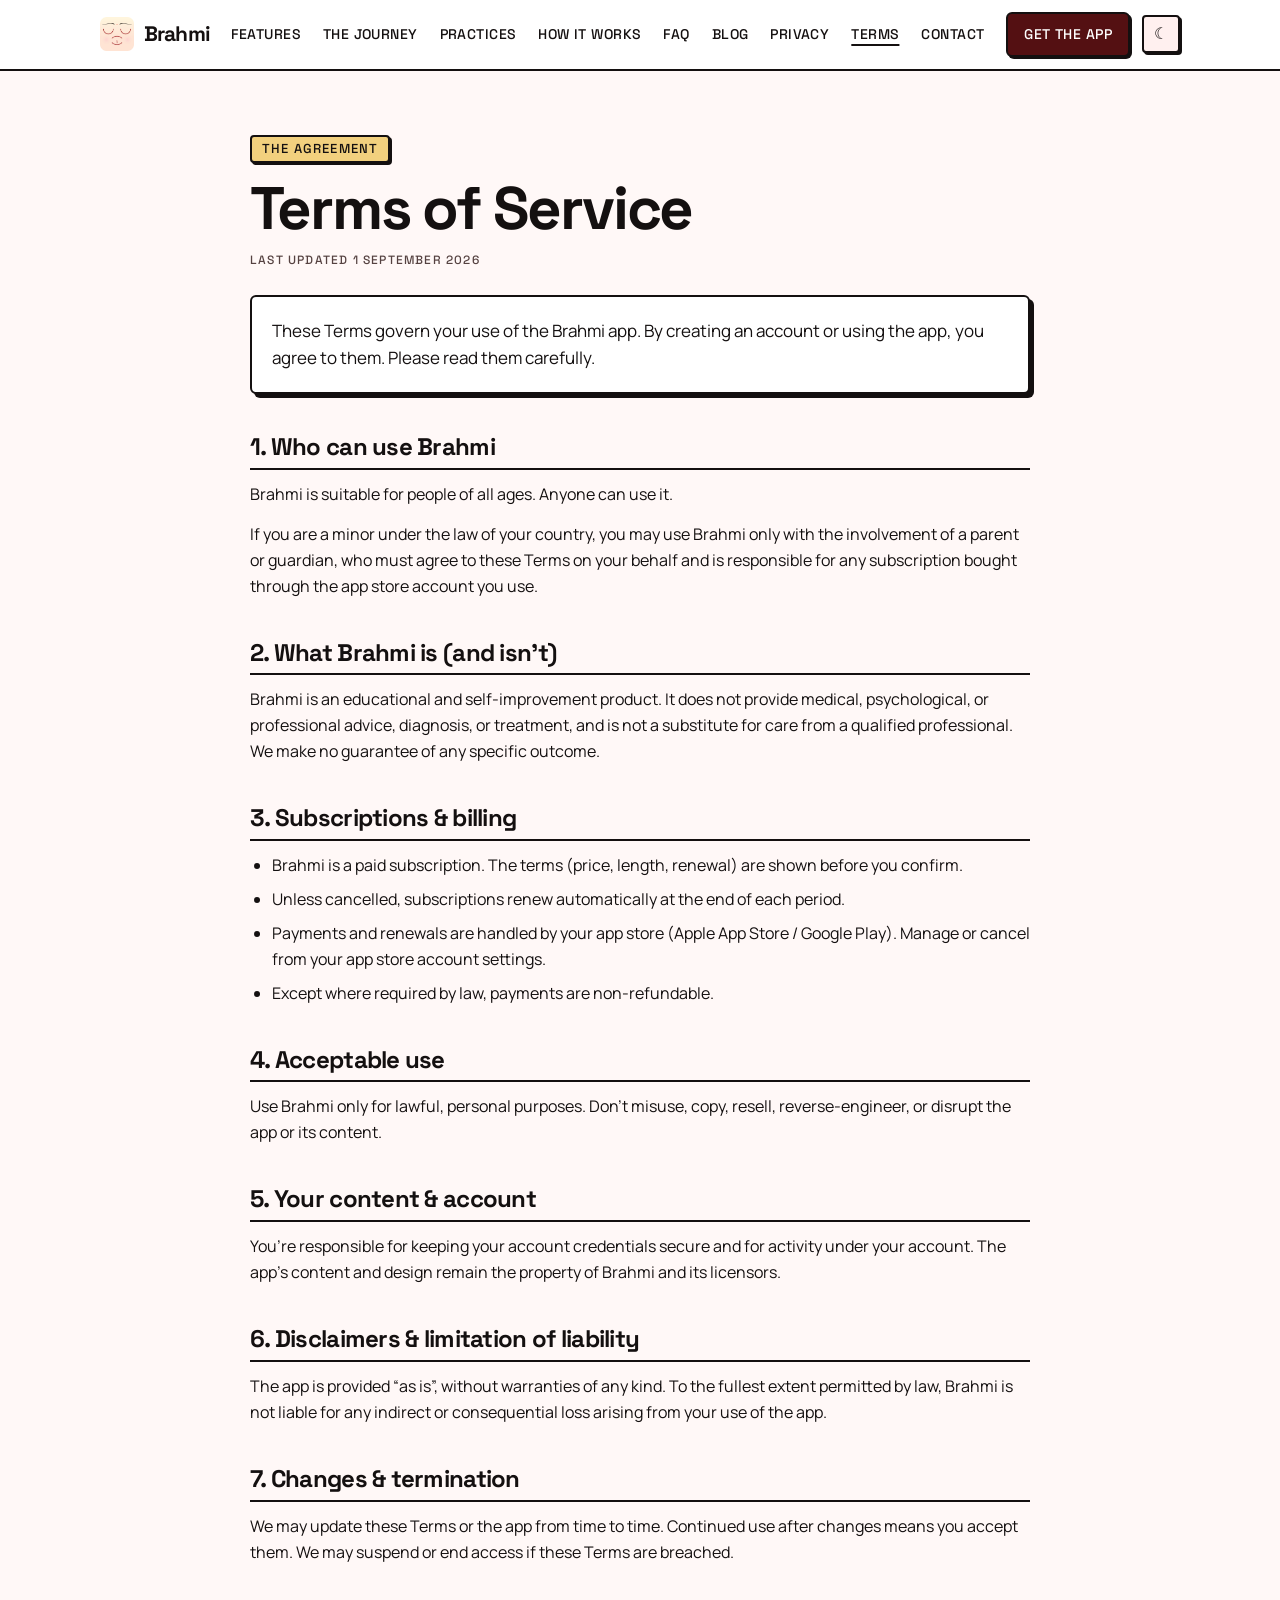
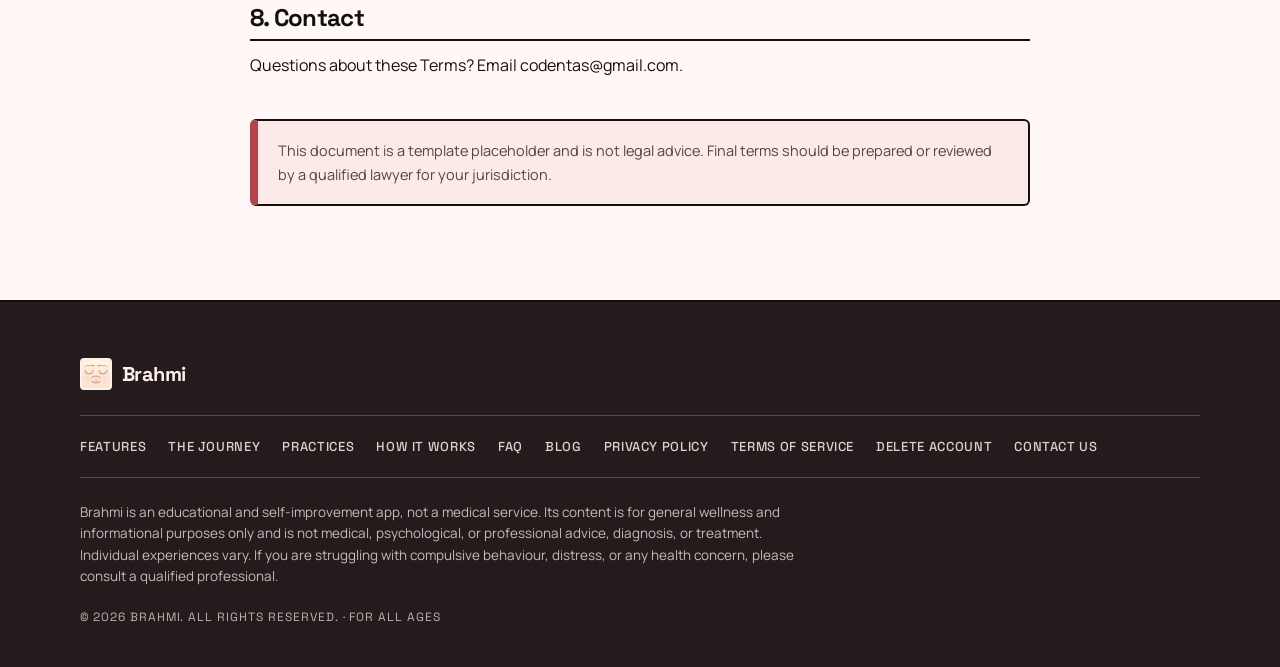
<file: terms.html>
<!DOCTYPE html>
<html lang="en">

<head>
  <meta charset="UTF-8" />
  <meta name="viewport" content="width=device-width, initial-scale=1.0" />
  <title>Terms of Service — Brahmi</title>
  <link rel="canonical" href="https://brahmi.site/terms.html" />
  <meta name="description" content="Terms of Service for the Brahmi app." />
  <link rel="icon" type="image/png" href="assets/logo.webp" />
  <link rel="preconnect" href="https://fonts.googleapis.com" />
  <link rel="preconnect" href="https://fonts.gstatic.com" crossorigin />
  <link
    href="https://fonts.googleapis.com/css2?family=Manrope:wght@500;700&family=Space+Grotesk:wght@700&display=swap"
    rel="stylesheet" />
  <meta name="theme-color" content="#FFF8F7" media="(prefers-color-scheme: light)" />
  <meta name="theme-color" content="#141010" media="(prefers-color-scheme: dark)" />
  <link rel="stylesheet" href="style.css" />
  <!-- Apply the saved theme before first paint. Toggle lives in script.js. -->
  <script>try { var t = localStorage.getItem('brahmi-theme'); if (t) document.documentElement.setAttribute('data-theme', t); } catch (e) { }</script>
</head>

<body>

  <!-- ── Navbar ─────────────────────────────────────────── -->
  <header class="navbar">
    <nav class="nav-inner">
      <a class="brand" href="index.html">
        <img src="assets/logo.webp" alt="Brahmi app icon" class="brand-icon" />
        <span class="brand-name">Brahmi</span>
      </a>
      <button class="nav-toggle" aria-label="Open menu" aria-expanded="false" aria-controls="nav-menu">
        <span></span><span></span><span></span>
      </button>
      <div class="nav-menu" id="nav-menu">
        <a href="index.html#features">Features</a>
        <a href="index.html#journey">The journey</a>
        <a href="index.html#practices">Practices</a>
        <a href="index.html#how-it-works">How it works</a>
        <a href="index.html#faq">FAQ</a>
        <a href="/blog/">Blog</a>
        <a href="./privacy.html">Privacy</a>
        <a href="./terms.html" aria-current="page">Terms</a>
        <a href="mailto:codentas@gmail.com">Contact</a>
        <a href="index.html#get" class="btn btn-primary nav-cta">Get the app</a>
      </div>
    </nav>
  </header>

  <main class="legal-main">
    <article id="legal-article">
      <p class="eyebrow">THE AGREEMENT</p>
      <h1>Terms of Service</h1>
      <p class="legal-updated">Last updated 1 September 2026</p>
      <p class="legal-intro">These Terms govern your use of the Brahmi app. By creating an account or using the app, you
        agree to them. Please read them carefully.</p>
      <h2>1. Who can use Brahmi</h2>
      <p>Brahmi is suitable for people of all ages. Anyone can use it.</p>
      <p>If you are a minor under the law of your country, you may use Brahmi only with the involvement of a parent or
        guardian, who must agree to these Terms on your behalf and is responsible for any subscription bought through
        the app store account you use.</p>
      <h2>2. What Brahmi is (and isn’t)</h2>
      <p>Brahmi is an educational and self-improvement product. It does not provide medical, psychological, or
        professional advice, diagnosis, or treatment, and is not a substitute for care from a qualified professional. We
        make no guarantee of any specific outcome.</p>
      <h2>3. Subscriptions &amp; billing</h2>
      <ul>
        <li>Brahmi is a paid subscription. The terms (price, length, renewal) are shown before you confirm.</li>
        <li>Unless cancelled, subscriptions renew automatically at the end of each period.</li>
        <li>Payments and renewals are handled by your app store (Apple App Store / Google Play). Manage or cancel from
          your app store account settings.</li>
        <li>Except where required by law, payments are non-refundable.</li>
      </ul>
      <h2>4. Acceptable use</h2>
      <p>Use Brahmi only for lawful, personal purposes. Don’t misuse, copy, resell, reverse-engineer, or disrupt the app
        or its content.</p>
      <h2>5. Your content &amp; account</h2>
      <p>You’re responsible for keeping your account credentials secure and for activity under your account. The app’s
        content and design remain the property of Brahmi and its licensors.</p>
      <h2>6. Disclaimers &amp; limitation of liability</h2>
      <p>The app is provided “as is”, without warranties of any kind. To the fullest extent permitted by law, Brahmi is
        not liable for any indirect or consequential loss arising from your use of the app.</p>
      <h2>7. Changes &amp; termination</h2>
      <p>We may update these Terms or the app from time to time. Continued use after changes means you accept them. We
        may suspend or end access if these Terms are breached.</p>
      <h2>8. Contact</h2>
      <p>Questions about these Terms? Email codentas@gmail.com.</p>
      <p class="legal-disclaimer">This document is a template placeholder and is not legal advice. Final terms should be
        prepared or reviewed by a qualified lawyer for your jurisdiction.</p>
    </article>
  </main>

  <!-- ── Footer ─────────────────────────────────────────── -->
  <footer class="footer">
    <div class="footer-inner">
      <div class="footer-brand">
        <img src="assets/logo.webp" alt="Brahmi" class="footer-icon" />
        <span>Brahmi</span>
      </div>
      <nav class="footer-links">
        <a href="index.html#features">Features</a>
        <a href="index.html#journey">The journey</a>
        <a href="index.html#practices">Practices</a>
        <a href="index.html#how-it-works">How it works</a>
        <a href="index.html#faq">FAQ</a>
        <a href="/blog/">Blog</a>
        <a href="./privacy.html">Privacy Policy</a>
        <a href="./terms.html">Terms of Service</a>
        <a href="./delete-account.html">Delete account</a>
        <a href="mailto:codentas@gmail.com">Contact us</a>
      </nav>
      <p class="footer-disclaimer">
        Brahmi is an educational and self-improvement app, not a medical service.
        Its content is for general wellness and informational purposes only and is
        not medical, psychological, or professional advice, diagnosis, or treatment.
        Individual experiences vary. If you are struggling with compulsive behaviour,
        distress, or any health concern, please consult a qualified professional.
      </p>
      <p class="footer-copy">&copy; 2026 Brahmi. All rights reserved. &middot; For all ages</p>
    </div>
  </footer>

  <script id="legal-data" type="application/json">
{
  "key": "terms",
  "title": "Terms of Service",
  "eyebrow": "THE AGREEMENT",
  "last_updated": "Last updated 1 September 2026",
  "intro": "These Terms govern your use of the Brahmi app. By creating an account or using the app, you agree to them. Please read them carefully.",
  "blocks": [
    {
      "heading": "1. Who can use Brahmi",
      "paragraphs": [
        "Brahmi is suitable for people of all ages. Anyone can use it.",
        "If you are a minor under the law of your country, you may use Brahmi only with the involvement of a parent or guardian, who must agree to these Terms on your behalf and is responsible for any subscription bought through the app store account you use."
      ]
    },
    {
      "heading": "2. What Brahmi is (and isn’t)",
      "paragraphs": [
        "Brahmi is an educational and self-improvement product. It does not provide medical, psychological, or professional advice, diagnosis, or treatment, and is not a substitute for care from a qualified professional. We make no guarantee of any specific outcome."
      ]
    },
    {
      "bullets": [
        "Brahmi is a paid subscription. The terms (price, length, renewal) are shown before you confirm.",
        "Unless cancelled, subscriptions renew automatically at the end of each period.",
        "Payments and renewals are handled by your app store (Apple App Store / Google Play). Manage or cancel from your app store account settings.",
        "Except where required by law, payments are non-refundable."
      ],
      "heading": "3. Subscriptions & billing"
    },
    {
      "heading": "4. Acceptable use",
      "paragraphs": [
        "Use Brahmi only for lawful, personal purposes. Don’t misuse, copy, resell, reverse-engineer, or disrupt the app or its content."
      ]
    },
    {
      "heading": "5. Your content & account",
      "paragraphs": [
        "You’re responsible for keeping your account credentials secure and for activity under your account. The app’s content and design remain the property of Brahmi and its licensors."
      ]
    },
    {
      "heading": "6. Disclaimers & limitation of liability",
      "paragraphs": [
        "The app is provided “as is”, without warranties of any kind. To the fullest extent permitted by law, Brahmi is not liable for any indirect or consequential loss arising from your use of the app."
      ]
    },
    {
      "heading": "7. Changes & termination",
      "paragraphs": [
        "We may update these Terms or the app from time to time. Continued use after changes means you accept them. We may suspend or end access if these Terms are breached."
      ]
    },
    {
      "heading": "8. Contact",
      "paragraphs": [
        "Questions about these Terms? Email codentas@gmail.com."
      ]
    }
  ],
  "disclaimer": "This document is a template placeholder and is not legal advice. Final terms should be prepared or reviewed by a qualified lawyer for your jurisdiction."
}
    </script>
  <script src="script.js"></script>
  <script src="legal.js"></script>
</body>

</html>
</file>
<file: style.css>
/* ── Brahmi marketing site ─────────────────────────────────
 *
 * Neo-brutalist, dual-theme — a direct port of the app's design system
 * (`constants/theme.ts` in the app repo). Same palette, same rules:
 *
 *   - 2px ink borders (3px on hero surfaces)
 *   - offset shadows with ZERO blur, 2/4/6px
 *   - small radii (6px), never pill except chips
 *   - Space Grotesk for display/labels, Manrope for body copy
 *   - snappy motion: 90ms press, the surface travels 2px into its shadow
 *
 * Dark mode is not an inversion. Borders become bone rather than ink (a black
 * border is invisible on a dark ground) and the accent fills desaturate so a
 * flat block does not glow. Both of those come straight from the app.
 *
 * This sheet also styles privacy.html / terms.html / delete-account.html —
 * they share the navbar, footer and .legal-* classes. Don't drop a class
 * without grepping those three first.
 * ─────────────────────────────────────────────────────────── */

/* ── Tokens: light ("ink on parchment") ─────────────────── */

:root {
  color-scheme: light;

  --bg: #FFF8F7;
  --surface: #FFFFFF;
  --surface-container: #FFF0EF;
  --surface-high: #FBEAE8;

  --ink: #141010;          /* borders + hard shadows */
  --shadow: #141010;
  --on-surface: #141010;
  --muted: #554241;
  --outline-variant: #C4ADAC;

  --primary: #541012;
  --primary-container: #B5434E;
  --on-primary: #FFFFFF;
  --secondary: #B6180C;

  --clay: #E8A08D;
  --sand: #F2D07E;
  --moss: #A8C69F;
  --slate: #9DB4C8;
  --on-accent: #141010;
  --brand-skin: #FBE7DC;

  --inverse-surface: #241C1C;
  --inverse-on-surface: #FFF0EF;

  --radius: 6px;
  --radius-sm: 4px;
  --border: 2px;
  --border-thick: 3px;
  --shadow-sm: 2px 2px 0 var(--shadow);
  --shadow-md: 4px 4px 0 var(--shadow);
  --shadow-lg: 6px 6px 0 var(--shadow);

  --display: 'Space Grotesk', 'Manrope', -apple-system, BlinkMacSystemFont, 'Segoe UI', Roboto, sans-serif;
  --body: 'Manrope', -apple-system, BlinkMacSystemFont, 'Segoe UI', Roboto, sans-serif;
}

/* ── Tokens: dark ("chalk on slate") ────────────────────── */

@media (prefers-color-scheme: dark) {
  :root:not([data-theme="light"]) {
    color-scheme: dark;

    --bg: #141010;
    --surface: #1D1717;
    --surface-container: #241C1C;
    --surface-high: #2E2424;

    --ink: #F5EAE9;
    --shadow: #000000;
    --on-surface: #F5EAE9;
    --muted: #C4ADAC;
    --outline-variant: #5C4949;

    --primary: #FFB2B6;
    --primary-container: #C4525D;
    --on-primary: #3A0A0C;
    --secondary: #FF8A7A;

    --clay: #8C5245;
    --sand: #7D672E;
    --moss: #4E6647;
    --slate: #4A5D6E;
    --on-accent: #F5EAE9;

    --inverse-surface: #F5EAE9;
    --inverse-on-surface: #241C1C;
  }
}

:root[data-theme="dark"] {
  color-scheme: dark;

  --bg: #141010;
  --surface: #1D1717;
  --surface-container: #241C1C;
  --surface-high: #2E2424;

  --ink: #F5EAE9;
  --shadow: #000000;
  --on-surface: #F5EAE9;
  --muted: #C4ADAC;
  --outline-variant: #5C4949;

  --primary: #FFB2B6;
  --primary-container: #C4525D;
  --on-primary: #3A0A0C;
  --secondary: #FF8A7A;

  --clay: #8C5245;
  --sand: #7D672E;
  --moss: #4E6647;
  --slate: #4A5D6E;
  --on-accent: #F5EAE9;

  --inverse-surface: #F5EAE9;
  --inverse-on-surface: #241C1C;
}

/* ── Base ───────────────────────────────────────────────── */

* { box-sizing: border-box; margin: 0; padding: 0; }

html {
  scroll-behavior: smooth;
  scroll-padding-top: 96px;
}

body {
  background: var(--bg);
  color: var(--on-surface);
  font-family: var(--body);
  font-size: 16px;
  line-height: 1.62;
  -webkit-font-smoothing: antialiased;
  overflow-x: hidden;
}

img { max-width: 100%; display: block; }

a { color: var(--primary); text-decoration: none; }
a:hover { text-decoration: underline; text-underline-offset: 3px; }

h1, h2, h3, h4 {
  font-family: var(--display);
  font-weight: 700;
  line-height: 1.08;
  letter-spacing: -0.035em;
}

h1 { font-size: clamp(38px, 8.5vw, 60px); }
h2 { font-size: clamp(28px, 5.5vw, 40px); letter-spacing: -0.03em; }
h3 { font-size: 20px; letter-spacing: -0.015em; line-height: 1.25; }

::selection { background: var(--sand); color: var(--on-accent); }

:focus-visible {
  outline: var(--border-thick) solid var(--primary-container);
  outline-offset: 2px;
}

/* Uppercase eyebrow — the workhorse of the brutalist look. */
.eyebrow {
  display: inline-block;
  font-family: var(--display);
  font-weight: 500;
  font-size: 13px;
  line-height: 18px;
  letter-spacing: 0.09em;
  text-transform: uppercase;
  color: var(--on-accent);
  background: var(--sand);
  border: var(--border) solid var(--ink);
  border-radius: var(--radius-sm);
  padding: 3px 10px;
  margin-bottom: 18px;
  box-shadow: var(--shadow-sm);
}

/* ── Buttons ────────────────────────────────────────────── */

.btn {
  display: inline-flex;
  align-items: center;
  justify-content: center;
  gap: 8px;
  font-family: var(--display);
  font-weight: 700;
  font-size: 15px;
  letter-spacing: -0.01em;
  padding: 12px 22px;
  border: var(--border) solid var(--ink);
  border-radius: var(--radius);
  background: var(--surface);
  color: var(--on-surface);
  box-shadow: var(--shadow-md);
  cursor: pointer;
  transition: transform 90ms ease, box-shadow 90ms ease;
}

.btn:hover { text-decoration: none; transform: translate(-2px, -2px); box-shadow: var(--shadow-lg); }
.btn:active { transform: translate(2px, 2px); box-shadow: 0 0 0 var(--shadow); }

.btn-primary { background: var(--primary); color: var(--on-primary); }

.btn-lg { font-size: 18px; padding: 16px 32px; }

/* ── Navbar ─────────────────────────────────────────────── */

.navbar {
  position: sticky;
  top: 0;
  z-index: 50;
  background: var(--surface);
  border-bottom: var(--border) solid var(--ink);
}

.nav-inner {
  max-width: 1120px;
  margin: 0 auto;
  padding: 12px 20px;
  display: flex;
  align-items: center;
  gap: 12px;
}

.brand { display: flex; align-items: center; gap: 10px; color: var(--on-surface); }
.brand:hover { text-decoration: none; }

/* The logo art already carries its own rounded shape, gradient and
   transparent corners, so the brand mark is left plain here and in the hero —
   the border, flat fill and hard shadow only squared off its corners and
   boxed in the one element that is meant to read as the brand itself. The
   footer and closing-card marks keep the neo-brutal treatment. */
.brand-icon {
  width: 34px;
  height: 34px;
}

.brand-name {
  font-family: var(--display);
  font-weight: 700;
  font-size: 21px;
  letter-spacing: -0.04em;
}

.nav-menu {
  margin-left: auto;
  display: flex;
  align-items: center;
  gap: 22px;
}

.nav-menu a {
  font-family: var(--display);
  font-weight: 500;
  font-size: 14px;
  letter-spacing: 0.03em;
  text-transform: uppercase;
  color: var(--on-surface);
}

/* The CTA is a .btn-primary: it brings its own --primary fill, so its label
   has to be --on-primary in BOTH states. These .nav-menu selectors outrank
   .btn-primary (0,2,0 over 0,1,0), so each one has to say so explicitly —
   at rest --on-surface is near-black on dark maroon, and on hover --primary
   is the fill colour itself. Either way the label disappears. */
.nav-menu a.nav-cta { color: var(--on-primary); }
.nav-menu a:not(.nav-cta):hover { color: var(--primary); text-decoration: none; }
.nav-menu a[aria-current="page"] { text-decoration: underline; text-decoration-thickness: 2px; text-underline-offset: 5px; }

.nav-cta { padding: 9px 16px; font-size: 13px; box-shadow: var(--shadow-sm); }

/* Theme toggle — injected by script.js, mirrors the app's light/dark switch */
.theme-toggle {
  display: inline-flex;
  align-items: center;
  justify-content: center;
  width: 38px;
  height: 38px;
  flex: none;
  font-size: 16px;
  line-height: 1;
  background: var(--surface-container);
  color: var(--on-surface);
  border: var(--border) solid var(--ink);
  border-radius: var(--radius-sm);
  box-shadow: var(--shadow-sm);
  cursor: pointer;
  transition: transform 90ms ease, box-shadow 90ms ease;
}
.theme-toggle:active { transform: translate(2px, 2px); box-shadow: 0 0 0 var(--shadow); }
.theme-toggle:hover { background: var(--surface-high); }

/* Hamburger */
.nav-toggle {
  display: none;
  margin-left: auto;
  width: 40px;
  height: 40px;
  padding: 9px;
  flex-direction: column;
  justify-content: space-between;
  background: var(--surface-container);
  border: var(--border) solid var(--ink);
  border-radius: var(--radius-sm);
  box-shadow: var(--shadow-sm);
  cursor: pointer;
}

.nav-toggle span {
  display: block;
  height: 2px;
  width: 100%;
  background: var(--ink);
  transition: transform 120ms ease, opacity 120ms ease;
}

.nav-toggle.open span:nth-child(1) { transform: translateY(8px) rotate(45deg); }
.nav-toggle.open span:nth-child(2) { opacity: 0; }
.nav-toggle.open span:nth-child(3) { transform: translateY(-8px) rotate(-45deg); }

@media (max-width: 860px) {
  .nav-toggle { display: flex; }
  .nav-inner { flex-wrap: wrap; }
  .nav-menu {
    display: none;
    width: 100%;
    margin-left: 0;
    flex-direction: column;
    align-items: stretch;
    gap: 0;
    border-top: var(--border) solid var(--ink);
    padding-top: 8px;
    margin-top: 12px;
  }
  .nav-menu.open { display: flex; }
  .nav-menu a { padding: 12px 2px; border-bottom: 1px solid var(--outline-variant); }
  .nav-menu a:last-child { border-bottom: none; }
  .nav-cta { margin-top: 12px; text-align: center; }
  /* Keep the menu on its own row below; the toggle rides beside the burger. */
  .nav-menu { order: 3; }
  .nav-toggle { order: 2; margin-left: 0; }
  .theme-toggle { order: 1; margin-left: auto; }
}

/* ── Layout ─────────────────────────────────────────────── */

.section {
  max-width: 1120px;
  margin: 0 auto;
  padding: 84px 20px;
}

/* Full-bleed band. The column is held by padding rather than auto margins on
   the children — auto margins re-centre anything with its own max-width
   (.section-sub), which left the sub-heading floating away from its h2. */
.section-alt {
  max-width: none;
  background: var(--surface-container);
  border-top: var(--border) solid var(--ink);
  border-bottom: var(--border) solid var(--ink);
  padding-left: max(20px, calc((100% - 1080px) / 2));
  padding-right: max(20px, calc((100% - 1080px) / 2));
}

.section-sub {
  color: var(--muted);
  font-size: 18px;
  max-width: 62ch;
  margin-top: 14px;
}

.section > h2 + .section-sub { margin-bottom: 8px; }

/* ── Hero ───────────────────────────────────────────────── */

.hero {
  max-width: 1120px;
  margin: 0 auto;
  padding: 76px 20px 64px;
  text-align: center;
}

.hero-icon {
  width: 84px;
  height: 84px;
  margin: 0 auto 24px;
}

.hero .eyebrow { background: var(--clay); }

.hero h1 { margin-bottom: 20px; }

.hero-sub {
  color: var(--muted);
  font-size: 19px;
  max-width: 58ch;
  margin: 0 auto;
}

.store-badges {
  display: flex;
  flex-wrap: wrap;
  justify-content: center;
  gap: 14px;
  margin-top: 34px;
}

.store-badge {
  display: inline-flex;
  align-items: center;
  gap: 12px;
  padding: 12px 22px;
  background: var(--inverse-surface);
  color: var(--inverse-on-surface);
  border: var(--border) solid var(--ink);
  border-radius: var(--radius);
  box-shadow: var(--shadow-md);
  transition: transform 90ms ease, box-shadow 90ms ease;
}

.store-badge:hover { text-decoration: none; transform: translate(-2px, -2px); box-shadow: var(--shadow-lg); }
.store-badge:active { transform: translate(2px, 2px); box-shadow: 0 0 0 var(--shadow); }

.store-badge span {
  display: flex;
  flex-direction: column;
  font-family: var(--display);
  font-weight: 700;
  font-size: 17px;
  letter-spacing: -0.02em;
  text-align: left;
}

.store-badge small {
  font-weight: 500;
  font-size: 10px;
  letter-spacing: 0.12em;
  text-transform: uppercase;
  opacity: 0.8;
}

.hero-note {
  margin-top: 18px;
  font-family: var(--display);
  font-size: 12px;
  font-weight: 500;
  letter-spacing: 0.11em;
  text-transform: uppercase;
  color: var(--muted);
}

/* ── Stat strip ─────────────────────────────────────────── */

.stat-strip {
  max-width: 1120px;
  margin: 0 auto;
  padding: 0 20px 76px;
  display: grid;
  grid-template-columns: repeat(4, 1fr);
  gap: 16px;
}

.stat {
  background: var(--surface);
  border: var(--border) solid var(--ink);
  border-radius: var(--radius);
  box-shadow: var(--shadow-md);
  padding: 20px 18px;
  text-align: center;
}

.stat b {
  display: block;
  font-family: var(--display);
  font-size: 40px;
  line-height: 1;
  letter-spacing: -0.05em;
}

.stat span {
  display: block;
  margin-top: 8px;
  font-family: var(--display);
  font-weight: 500;
  font-size: 11px;
  letter-spacing: 0.1em;
  text-transform: uppercase;
  color: var(--muted);
}

@media (max-width: 720px) {
  .stat-strip { grid-template-columns: repeat(2, 1fr); }
}

/* ── Quote band ─────────────────────────────────────────── */

.quote-band {
  background: var(--inverse-surface);
  color: var(--inverse-on-surface);
  border-top: var(--border) solid var(--ink);
  border-bottom: var(--border) solid var(--ink);
  padding: 68px 20px;
  text-align: center;
}

.quote-band blockquote {
  max-width: 24ch;
  margin: 0 auto;
  font-family: var(--display);
  font-weight: 700;
  font-size: clamp(26px, 4.6vw, 40px);
  line-height: 1.14;
  letter-spacing: -0.035em;
  text-wrap: balance;
}

.quote-sub {
  max-width: 60ch;
  margin: 22px auto 0;
  opacity: 0.85;
  font-size: 17px;
}

/* ── Feature cards ──────────────────────────────────────── */

.cards {
  margin-top: 44px;
  display: grid;
  grid-template-columns: repeat(3, 1fr);
  gap: 20px;
}

.card {
  background: var(--surface);
  border: var(--border) solid var(--ink);
  border-radius: var(--radius);
  box-shadow: var(--shadow-md);
  padding: 24px;
  transition: transform 90ms ease, box-shadow 90ms ease;
}

.card:hover { transform: translate(-2px, -2px); box-shadow: var(--shadow-lg); }

.card-icon {
  width: 46px;
  height: 46px;
  display: grid;
  place-items: center;
  font-size: 22px;
  line-height: 1;
  background: var(--clay);
  border: var(--border) solid var(--ink);
  border-radius: var(--radius-sm);
  box-shadow: var(--shadow-sm);
  margin-bottom: 18px;
}

/* Rotate the accent fills so a grid reads as blocks, not a wall of one hue. */
.card:nth-child(4n+2) .card-icon { background: var(--sand); }
.card:nth-child(4n+3) .card-icon { background: var(--moss); }
.card:nth-child(4n+4) .card-icon { background: var(--slate); }

.card h3 { margin-bottom: 10px; }
.card p { color: var(--muted); font-size: 15.5px; }
.card p + p { margin-top: 10px; }

.card .tag {
  display: inline-block;
  margin-bottom: 12px;
  font-family: var(--display);
  font-weight: 500;
  font-size: 10px;
  letter-spacing: 0.11em;
  text-transform: uppercase;
  background: var(--primary);
  color: var(--on-primary);
  border-radius: var(--radius-sm);
  padding: 3px 8px;
}

@media (max-width: 960px) { .cards { grid-template-columns: repeat(2, 1fr); } }
@media (max-width: 640px) { .cards { grid-template-columns: 1fr; } }

/* ── The ladder (progressive unlock) ────────────────────── */

.ladder {
  margin-top: 40px;
  display: grid;
  grid-template-columns: repeat(4, 1fr);
  gap: 16px;
}

.rung {
  background: var(--surface);
  border: var(--border) solid var(--ink);
  border-radius: var(--radius);
  box-shadow: var(--shadow-md);
  padding: 20px 18px;
}

.rung-day {
  display: inline-block;
  font-family: var(--display);
  font-weight: 700;
  font-size: 11px;
  letter-spacing: 0.11em;
  text-transform: uppercase;
  background: var(--moss);
  color: var(--on-accent);
  border: var(--border) solid var(--ink);
  border-radius: var(--radius-sm);
  padding: 3px 9px;
  margin-bottom: 14px;
}

.rung h3 { font-size: 17px; margin-bottom: 8px; }
.rung p { color: var(--muted); font-size: 15px; }

@media (max-width: 900px) { .ladder { grid-template-columns: repeat(2, 1fr); } }
@media (max-width: 520px) { .ladder { grid-template-columns: 1fr; } }

/* ── Milestone badges ───────────────────────────────────── */

.badge-grid {
  margin-top: 40px;
  display: grid;
  grid-template-columns: repeat(auto-fill, minmax(178px, 1fr));
  gap: 14px;
}

.badge-block {
  background: var(--sand);
  color: var(--on-accent);
  border: var(--border) solid var(--ink);
  border-radius: var(--radius);
  box-shadow: var(--shadow-sm);
  padding: 16px;
  transition: transform 90ms ease, box-shadow 90ms ease;
}

.badge-block:hover { transform: translate(-2px, -2px); box-shadow: var(--shadow-md); }

.badge-block:nth-child(4n+2) { background: var(--clay); }
.badge-block:nth-child(4n+3) { background: var(--moss); }
.badge-block:nth-child(4n+4) { background: var(--slate); }

.badge-day {
  font-family: var(--display);
  font-weight: 700;
  font-size: 11px;
  letter-spacing: 0.12em;
  text-transform: uppercase;
  opacity: 0.75;
}

.badge-name {
  display: block;
  font-family: var(--display);
  font-weight: 700;
  font-size: 17px;
  letter-spacing: -0.02em;
  margin: 6px 0 4px;
}

.badge-sans {
  display: block;
  font-size: 14px;
  line-height: 1.4;
  opacity: 0.85;
}

/* ── Phases ─────────────────────────────────────────────── */

.phase-list {
  margin-top: 40px;
  list-style: none;
  border: var(--border) solid var(--ink);
  border-radius: var(--radius);
  box-shadow: var(--shadow-md);
  background: var(--surface);
  overflow: hidden;
}

.phase {
  display: grid;
  grid-template-columns: 150px 1fr;
  gap: 20px;
  padding: 22px 24px;
  border-bottom: var(--border) solid var(--ink);
}

.phase:last-child { border-bottom: none; }

.phase-range {
  font-family: var(--display);
  font-weight: 700;
  font-size: 13px;
  letter-spacing: 0.08em;
  text-transform: uppercase;
  align-self: start;
  background: var(--surface-high);
  border: var(--border) solid var(--ink);
  border-radius: var(--radius-sm);
  padding: 5px 10px;
  text-align: center;
}

.phase h3 { margin-bottom: 6px; }
.phase p { color: var(--muted); font-size: 15.5px; }

@media (max-width: 640px) {
  .phase { grid-template-columns: 1fr; gap: 12px; }
  .phase-range { justify-self: start; }
}

/* ── Practices & sound ──────────────────────────────────── */

.practice-list {
  margin-top: 40px;
  display: grid;
  grid-template-columns: repeat(3, 1fr);
  gap: 14px;
  list-style: none;
}

.practice {
  background: var(--surface);
  border: var(--border) solid var(--ink);
  border-radius: var(--radius);
  box-shadow: var(--shadow-sm);
  padding: 18px;
}

.practice b {
  font-family: var(--display);
  font-size: 17px;
  letter-spacing: -0.02em;
}

.practice .deva {
  display: block;
  font-size: 15px;
  color: var(--primary);
  margin: 2px 0 8px;
}

.practice p { color: var(--muted); font-size: 14.5px; }

@media (max-width: 900px) { .practice-list { grid-template-columns: repeat(2, 1fr); } }
@media (max-width: 560px) { .practice-list { grid-template-columns: 1fr; } }

.note-band {
  margin-top: 26px;
  background: var(--surface-high);
  border: var(--border) solid var(--ink);
  border-left: 8px solid var(--primary-container);
  border-radius: var(--radius);
  padding: 18px 20px;
  font-size: 15.5px;
  color: var(--muted);
}

/* ── Steps ──────────────────────────────────────────────── */

.steps {
  margin-top: 44px;
  list-style: none;
  display: grid;
  grid-template-columns: repeat(3, 1fr);
  gap: 20px;
}

.step {
  background: var(--surface);
  border: var(--border) solid var(--ink);
  border-radius: var(--radius);
  box-shadow: var(--shadow-md);
  padding: 24px;
}

.step-num {
  display: grid;
  place-items: center;
  width: 46px;
  height: 46px;
  font-family: var(--display);
  font-weight: 700;
  font-size: 24px;
  background: var(--primary);
  color: var(--on-primary);
  border: var(--border) solid var(--ink);
  border-radius: var(--radius-sm);
  box-shadow: var(--shadow-sm);
  margin-bottom: 18px;
}

.step h3 { margin-bottom: 10px; }
.step p { color: var(--muted); font-size: 15.5px; }

@media (max-width: 900px) { .steps { grid-template-columns: 1fr; } }

/* ── FAQ ────────────────────────────────────────────────── */

.faq-list { margin-top: 40px; display: grid; gap: 14px; }

.faq-item {
  background: var(--surface);
  border: var(--border) solid var(--ink);
  border-radius: var(--radius);
  box-shadow: var(--shadow-sm);
  padding: 0;
  transition: box-shadow 90ms ease;
}

.faq-item[open] { box-shadow: var(--shadow-md); }

.faq-item summary {
  list-style: none;
  cursor: pointer;
  padding: 18px 52px 18px 20px;
  position: relative;
  font-family: var(--display);
  font-weight: 700;
  font-size: 17px;
  letter-spacing: -0.02em;
}

.faq-item summary::-webkit-details-marker { display: none; }

.faq-item summary::after {
  content: "+";
  position: absolute;
  right: 16px;
  top: 50%;
  transform: translateY(-50%);
  display: grid;
  place-items: center;
  width: 26px;
  height: 26px;
  font-size: 18px;
  line-height: 1;
  background: var(--surface-high);
  border: var(--border) solid var(--ink);
  border-radius: var(--radius-sm);
  transition: transform 120ms ease;
}

.faq-item[open] summary::after { content: "–"; transform: translateY(-50%) rotate(180deg); }

.faq-item p {
  padding: 0 20px 20px;
  color: var(--muted);
  font-size: 15.5px;
}

.faq-item[open] summary { border-bottom: 1px solid var(--outline-variant); margin-bottom: 16px; }

/* ── Closing CTA ────────────────────────────────────────── */

.cta-band {
  text-align: center;
}

.cta-band > * { margin-left: auto; margin-right: auto; }

.cta-inner {
  background: var(--primary);
  color: var(--on-primary);
  border: var(--border-thick) solid var(--ink);
  border-radius: var(--radius);
  box-shadow: var(--shadow-lg);
  padding: 56px 28px;
}

.cta-icon {
  width: 68px;
  height: 68px;
  margin: 0 auto 22px;
  background: var(--brand-skin);
  border: var(--border) solid var(--ink);
  border-radius: var(--radius-sm);
  box-shadow: var(--shadow-sm);
}

/* .section-sub carries its own max-width and no auto margins (see the note
   at .section-alt), so in this centred card it sat flush left. */
.cta-inner .section-sub { color: inherit; opacity: 0.9; margin-bottom: 30px; margin-inline: auto; }

.cta-inner .btn { background: var(--surface); color: var(--on-surface); }

/* ── Footer ─────────────────────────────────────────────── */

.footer {
  background: var(--inverse-surface);
  color: var(--inverse-on-surface);
  border-top: var(--border) solid var(--ink);
  padding: 56px 20px 40px;
}

.footer-inner { max-width: 1120px; margin: 0 auto; }

.footer-brand {
  display: flex;
  align-items: center;
  gap: 10px;
  font-family: var(--display);
  font-weight: 700;
  font-size: 20px;
  letter-spacing: -0.03em;
}

.footer-icon {
  width: 32px;
  height: 32px;
  background: var(--brand-skin);
  border: var(--border) solid currentColor;
  border-radius: var(--radius-sm);
}

.footer-links {
  display: flex;
  flex-wrap: wrap;
  gap: 10px 22px;
  margin: 24px 0;
  padding: 20px 0;
  /* currentColor, not a fixed white: in dark mode the footer inverts to a
     light plate and a white rule would vanish on it. */
  border-top: 1px solid color-mix(in srgb, currentColor 22%, transparent);
  border-bottom: 1px solid color-mix(in srgb, currentColor 22%, transparent);
}

.footer-links a {
  color: inherit;
  font-family: var(--display);
  font-weight: 500;
  font-size: 13px;
  letter-spacing: 0.05em;
  text-transform: uppercase;
  opacity: 0.85;
}

.footer-links a:hover { opacity: 1; }

.footer-disclaimer {
  font-size: 13.5px;
  line-height: 1.6;
  opacity: 0.75;
  max-width: 90ch;
}

.footer-copy {
  margin-top: 20px;
  font-family: var(--display);
  font-size: 12px;
  letter-spacing: 0.08em;
  text-transform: uppercase;
  opacity: 0.7;
}

/* ── Legal pages (privacy / terms / delete-account) ─────── */

.legal-main {
  max-width: 820px;
  margin: 0 auto;
  padding: 64px 20px 80px;
}

.legal-main h1 { margin-bottom: 10px; }

.legal-main h2 {
  font-size: 24px;
  margin: 40px 0 12px;
  padding-bottom: 8px;
  border-bottom: var(--border) solid var(--ink);
}

.legal-main h3 { margin: 26px 0 8px; }

.legal-main p { margin-bottom: 14px; }

.legal-main ul, .legal-main ol { margin: 0 0 16px 22px; }
.legal-main li { margin-bottom: 8px; }

.legal-updated {
  font-family: var(--display);
  font-weight: 500;
  font-size: 12px;
  letter-spacing: 0.1em;
  text-transform: uppercase;
  color: var(--muted);
  margin-bottom: 24px !important;
}

.legal-intro {
  background: var(--surface);
  border: var(--border) solid var(--ink);
  border-radius: var(--radius);
  box-shadow: var(--shadow-md);
  padding: 20px;
  font-size: 17px;
  margin-bottom: 32px !important;
}

.legal-disclaimer {
  margin-top: 40px;
  background: var(--surface-high);
  border: var(--border) solid var(--ink);
  border-left: 8px solid var(--primary-container);
  border-radius: var(--radius);
  padding: 18px 20px;
  font-size: 14.5px;
  color: var(--muted);
}

/* ── Blog (blog/index.html, blog/<slug>/index.html) ─────── */

.post-main {
  max-width: 760px;
  margin: 0 auto;
  padding: 56px 20px 80px;
}

.blog-intro { font-size: 18px; color: var(--muted); margin: 12px 0 8px; }

.post-list { list-style: none; display: grid; gap: 20px; margin-top: 36px; }

.post-card a {
  display: block;
  background: var(--surface);
  color: var(--on-surface);
  border: var(--border) solid var(--ink);
  border-radius: var(--radius);
  box-shadow: var(--shadow-md);
  padding: 24px;
  transition: transform 90ms ease, box-shadow 90ms ease;
}
.post-card a:hover { text-decoration: none; transform: translate(-2px, -2px); box-shadow: var(--shadow-lg); }
.post-card a:active { transform: translate(2px, 2px); box-shadow: 0 0 0 var(--shadow); }
.post-card .eyebrow { margin-bottom: 12px; }
.post-card h2 { font-size: 24px; margin-bottom: 8px; }
.post-card p { color: var(--muted); }

.post-empty { color: var(--muted); padding: 24px 0; }

.post-dateline {
  font-family: var(--display);
  font-weight: 500;
  font-size: 12px;
  letter-spacing: 0.1em;
  text-transform: uppercase;
  color: var(--muted);
  margin-top: 12px;
}

.breadcrumbs { font-size: 14px; color: var(--muted); margin-bottom: 28px; }

.post-header { margin-bottom: 36px; }
.post-header h1 { font-size: clamp(34px, 7vw, 52px); }

.post-body { font-size: 17.5px; line-height: 1.7; }
.post-body > * + * { margin-top: 18px; }
.post-body h2 {
  font-size: 28px;
  margin-top: 44px;
  padding-bottom: 8px;
  border-bottom: var(--border) solid var(--ink);
}
.post-body h3 { margin-top: 30px; }
.post-body ul, .post-body ol { padding-left: 22px; }
.post-body li + li { margin-top: 8px; }
.post-body img { max-width: 100%; height: auto; border: var(--border) solid var(--ink); border-radius: var(--radius); }
.post-body figcaption { font-size: 14px; color: var(--muted); margin-top: 8px; }
.post-body blockquote {
  background: var(--surface-high);
  border: var(--border) solid var(--ink);
  border-left: 8px solid var(--sand);
  border-radius: var(--radius);
  padding: 16px 20px;
  font-style: italic;
}

.post-lede {
  background: var(--surface);
  border: var(--border) solid var(--ink);
  border-radius: var(--radius);
  box-shadow: var(--shadow-md);
  padding: 20px;
  font-size: 18px;
}

.post-cta {
  margin-top: 56px;
  background: var(--surface-container);
  border: var(--border-thick) solid var(--ink);
  border-radius: var(--radius);
  box-shadow: var(--shadow-lg);
  padding: 28px 24px;
}
.post-cta h2 { font-size: 26px; margin-bottom: 10px; }
.post-cta p { margin-bottom: 20px; }

.post-back { margin-top: 40px; font-weight: 600; }

/* ── Motion ─────────────────────────────────────────────── */

/* Staggered reveal, mirroring the app's Reveal component. Applied by
   script.js only — with JS off, everything stays visible. */
.js-reveal { opacity: 0; transform: translateY(14px); }

.js-reveal.in {
  opacity: 1;
  transform: none;
  transition: opacity 420ms ease, transform 420ms cubic-bezier(0.2, 0.9, 0.3, 1);
}

@media (prefers-reduced-motion: reduce) {
  html { scroll-behavior: auto; }
  * { transition: none !important; animation: none !important; }
  .js-reveal { opacity: 1; transform: none; }
}
</file>
